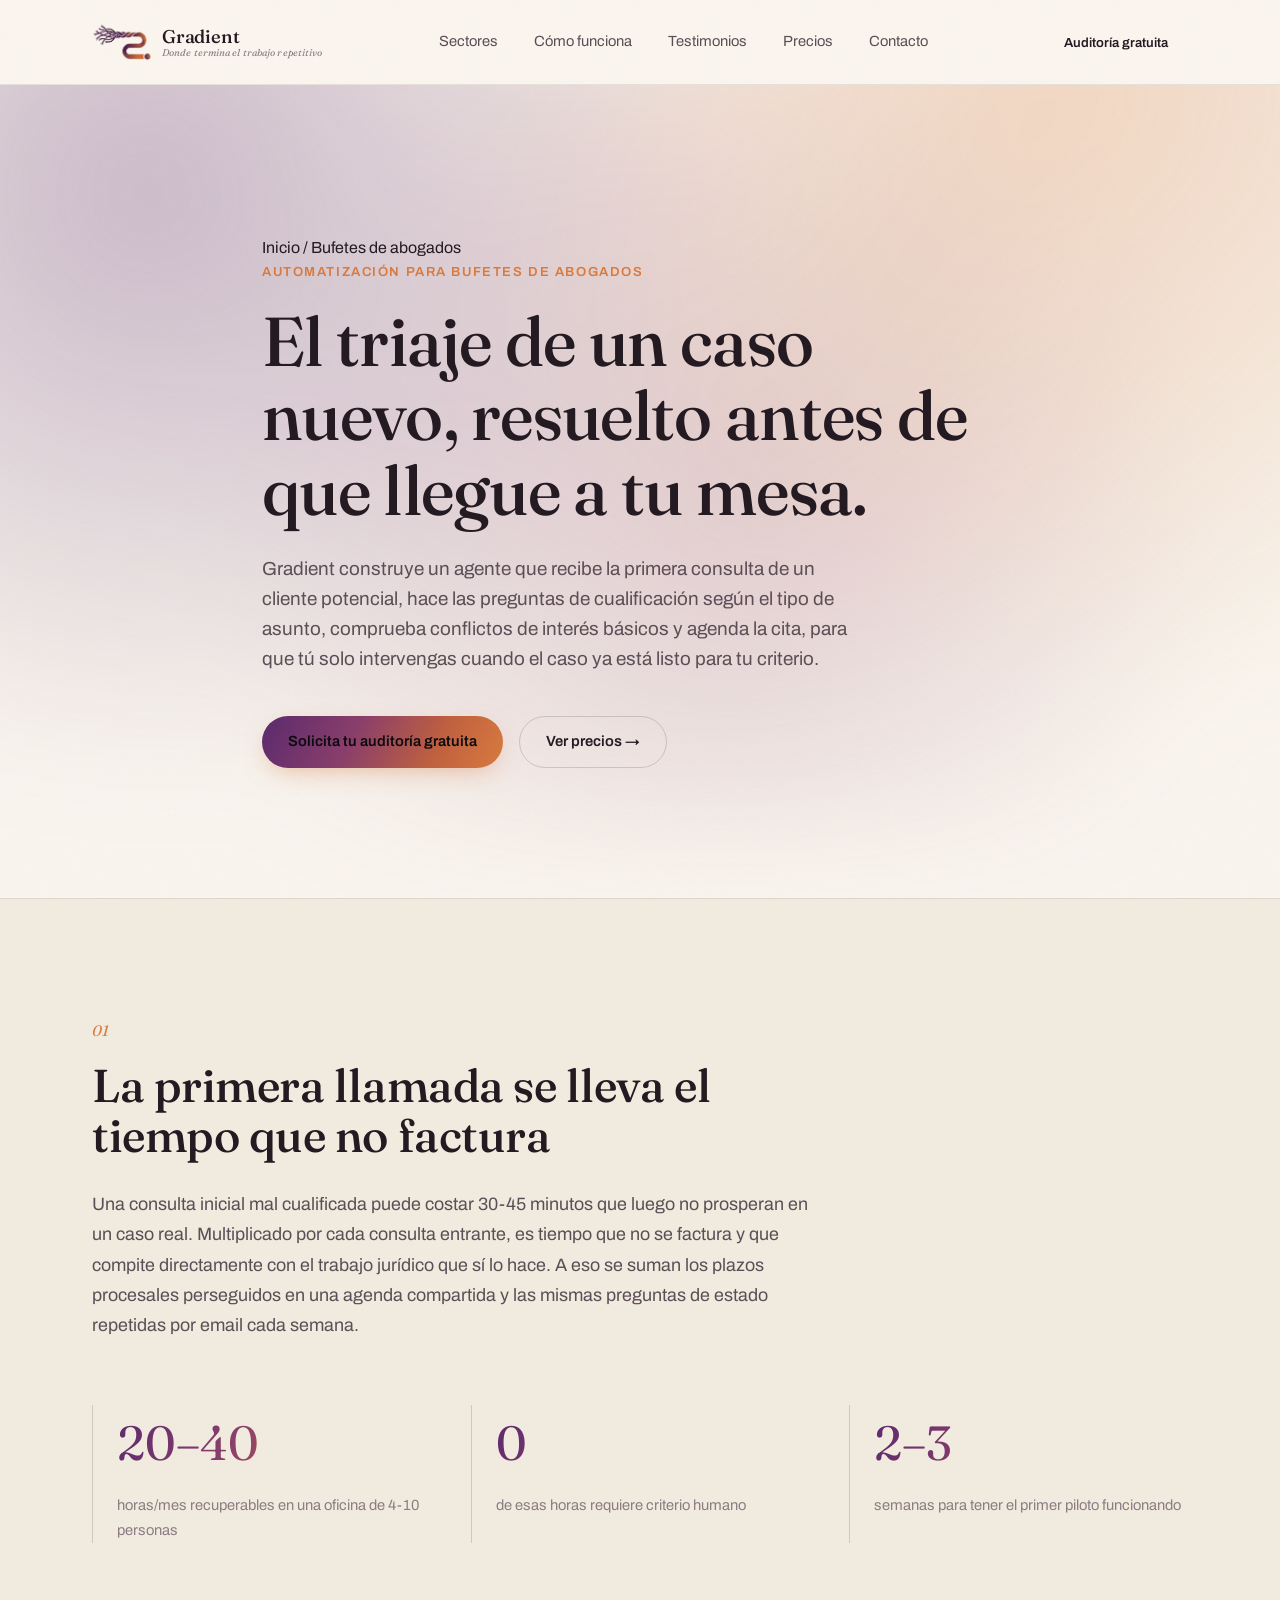
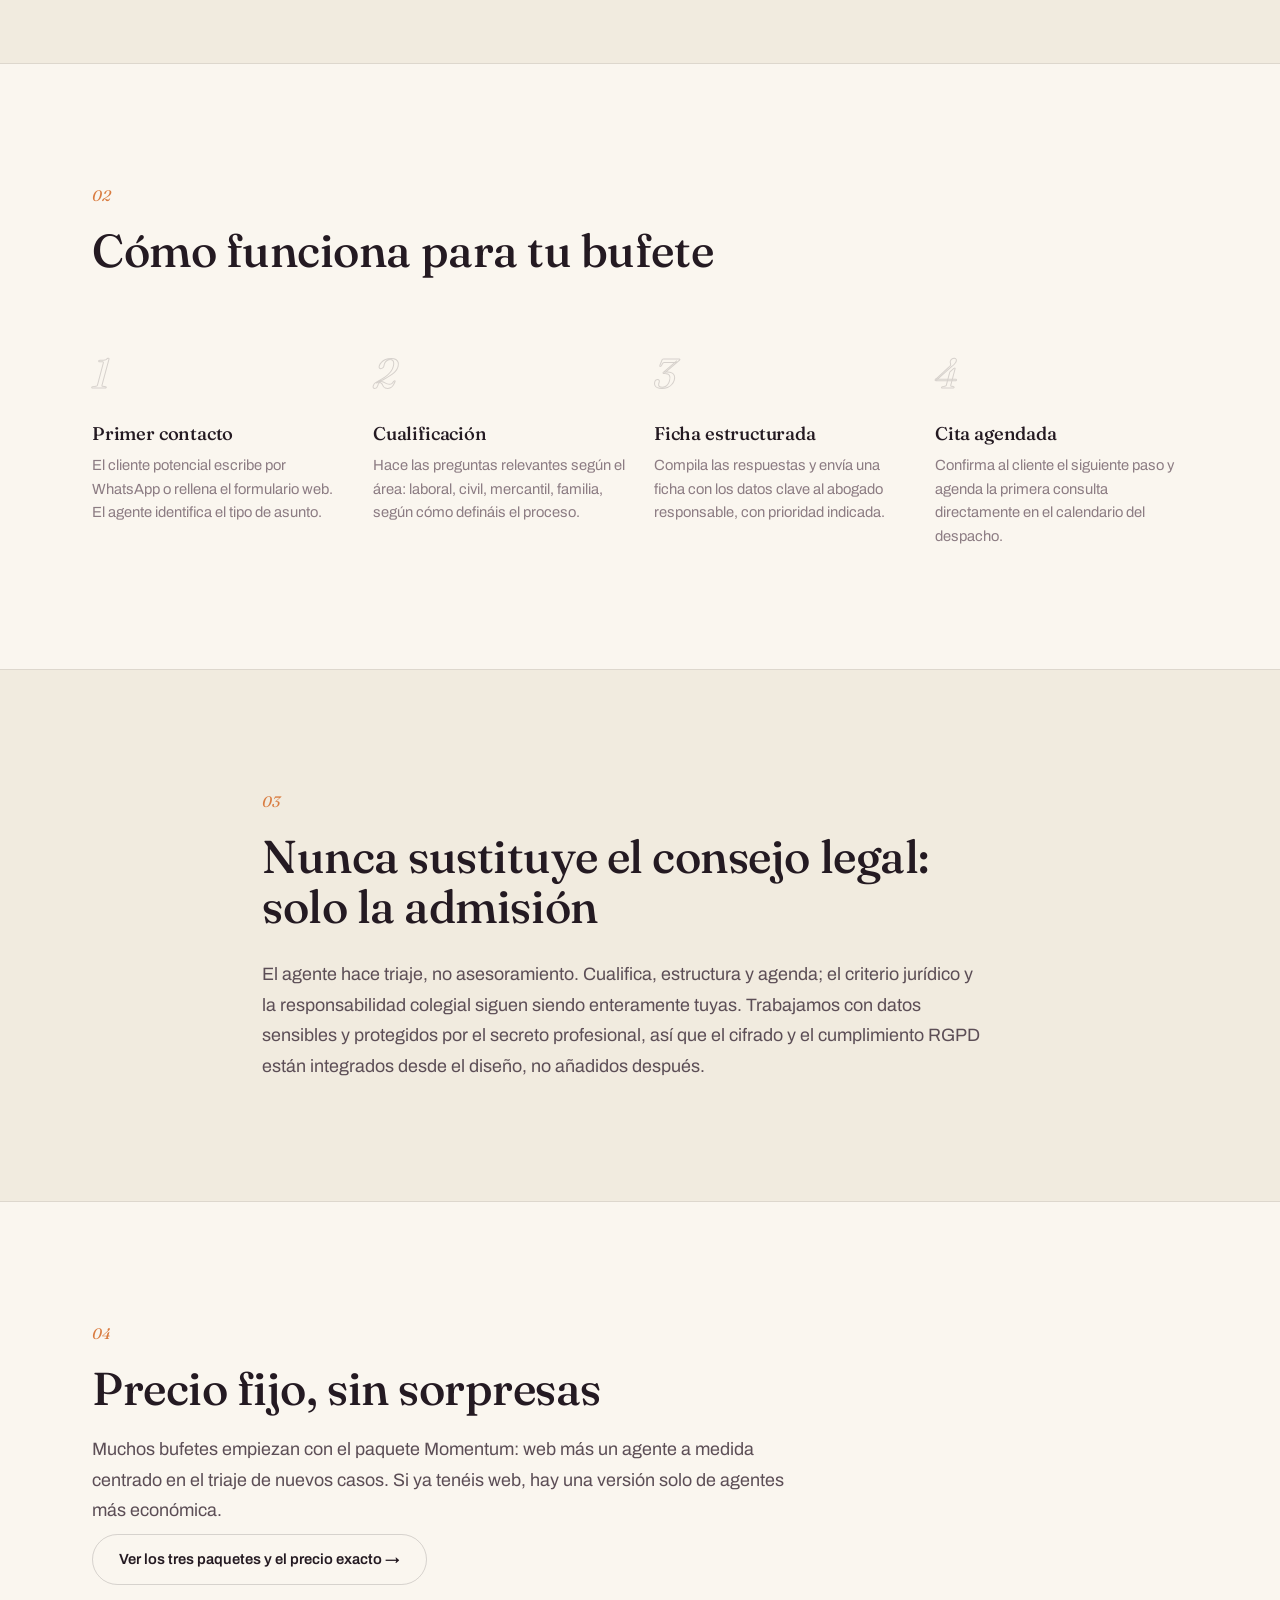
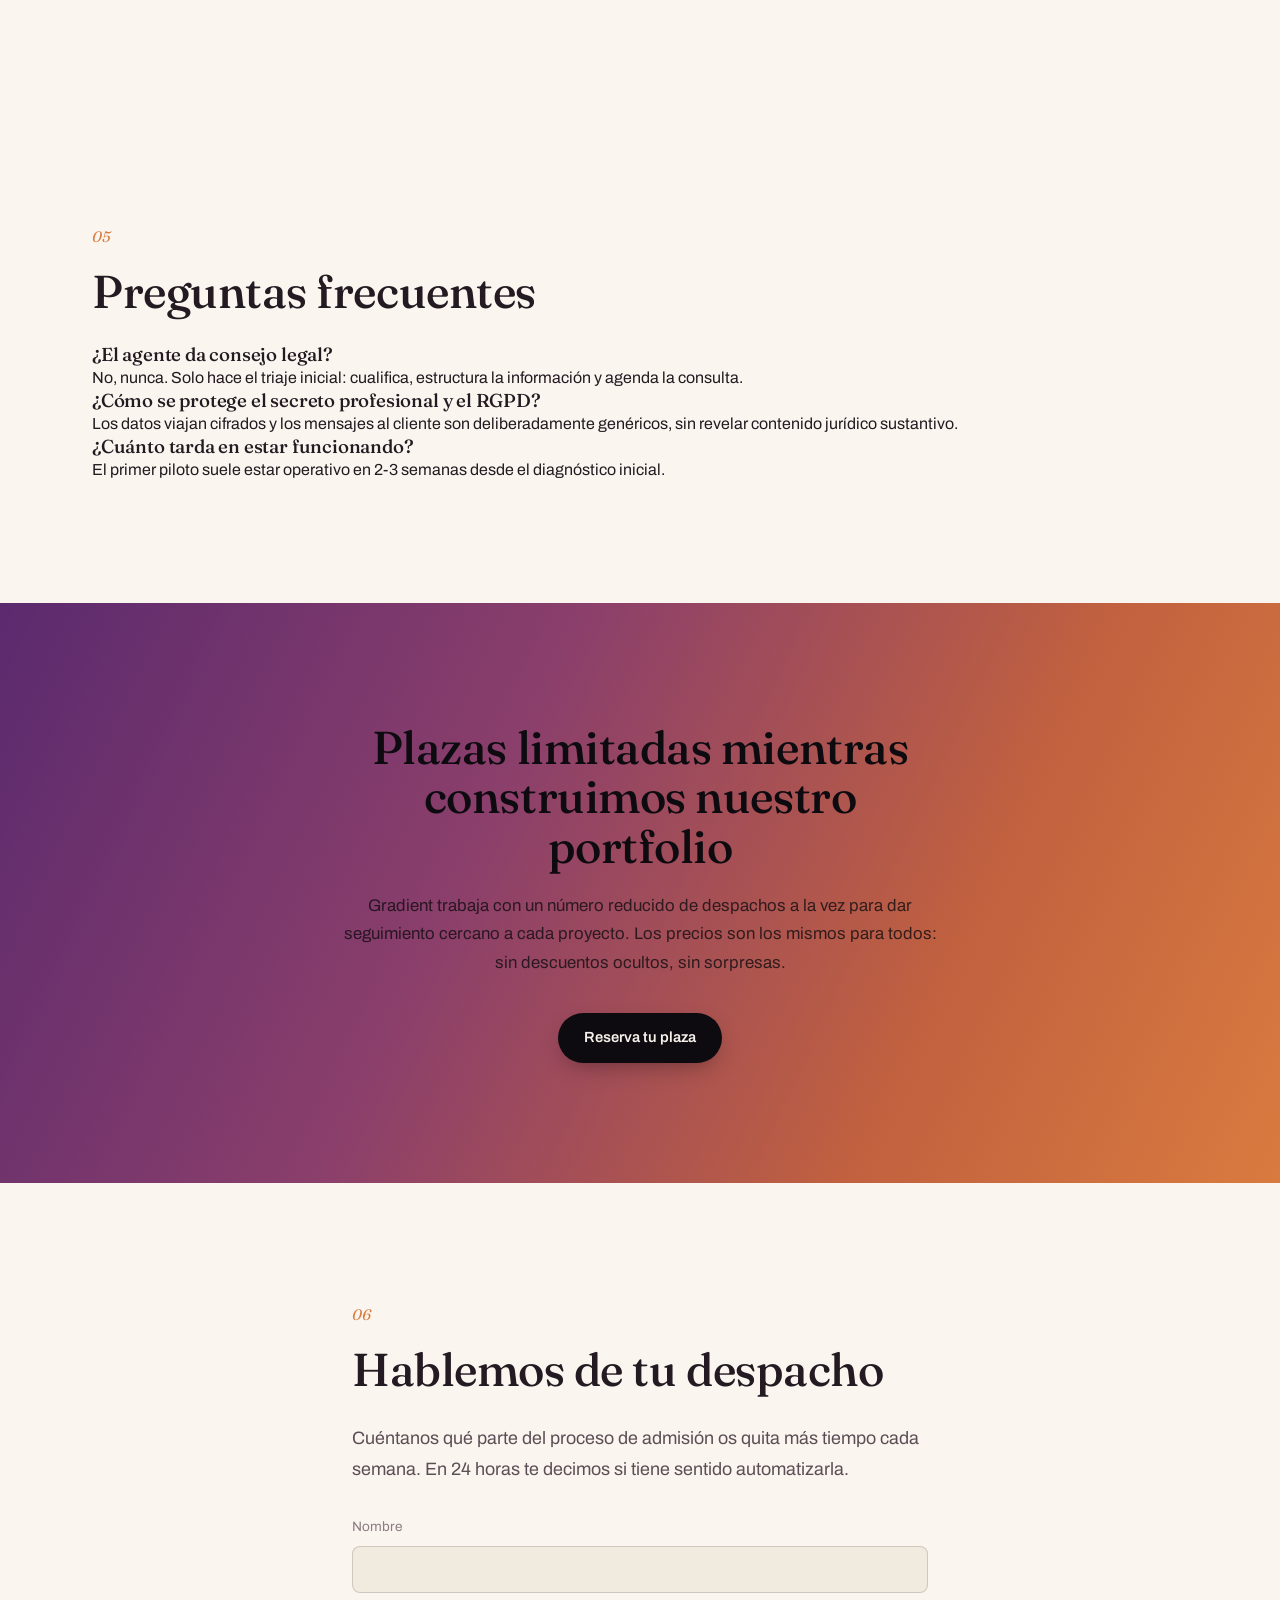
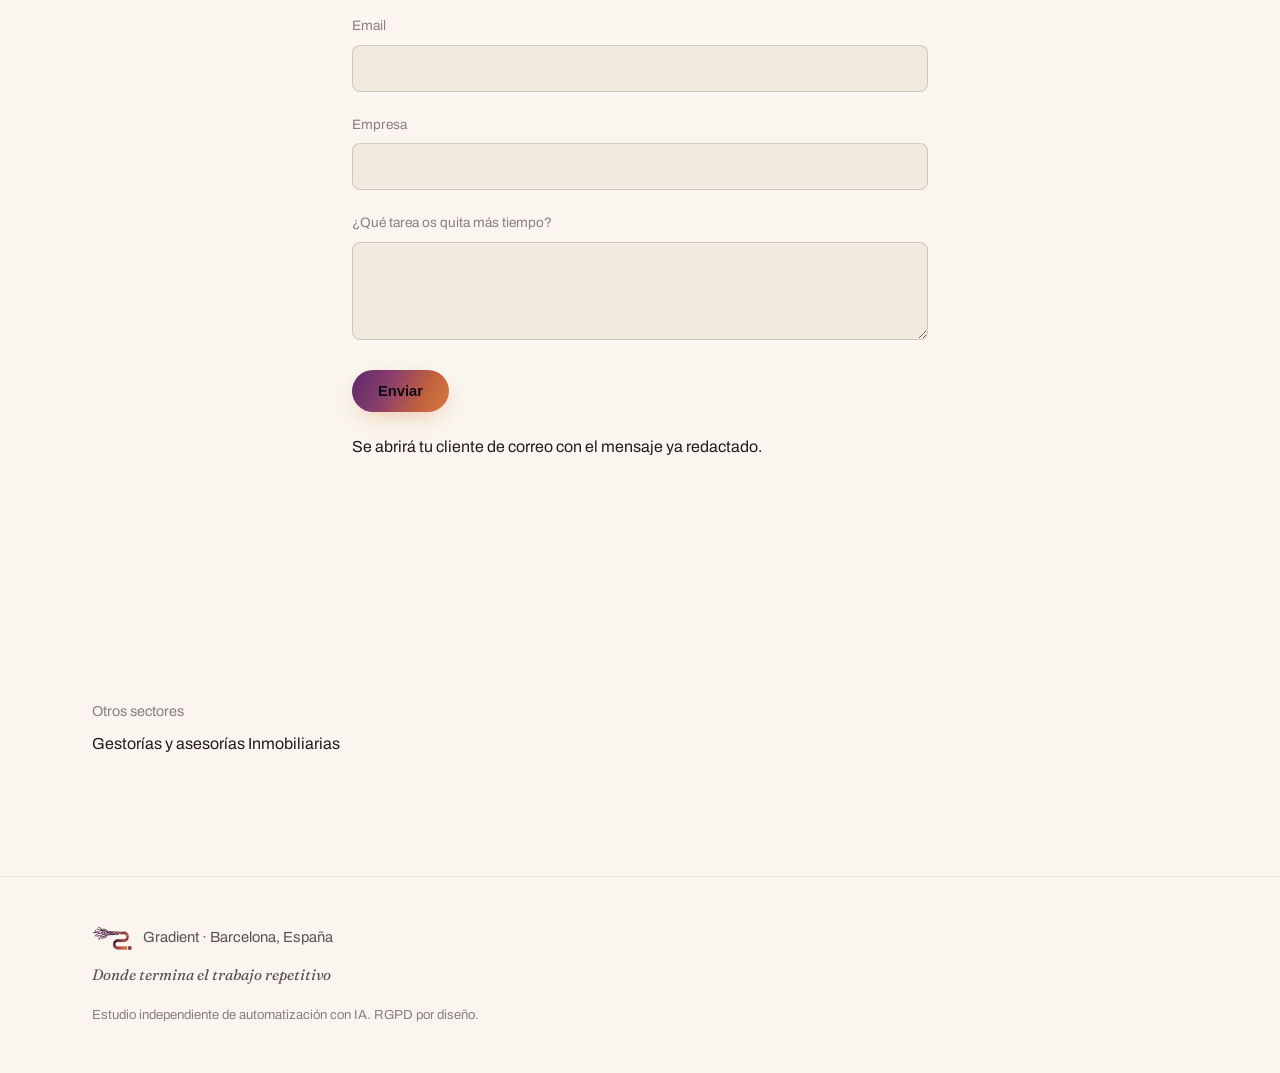
<file: bufetes.html>
<!DOCTYPE html>
<html lang="es">
<head>
<meta charset="UTF-8">
<meta name="viewport" content="width=device-width, initial-scale=1.0">
<title>Automatización con IA para bufetes de abogados en Barcelona | Gradient</title>
<meta name="description" content="Un agente que hace el triaje de nuevos casos, comprueba conflictos de interés básicos y agenda la primera consulta. Nunca sustituye el consejo legal. Precio fijo.">
<link rel="canonical" href="https://gradient-website-steel.vercel.app/bufetes">
<link rel="preconnect" href="https://fonts.googleapis.com">
<link rel="preconnect" href="https://fonts.gstatic.com" crossorigin>
<link href="https://fonts.googleapis.com/css2?family=Fraunces:ital,opsz,wght@0,9..144,300;0,9..144,400;0,9..144,500;0,9..144,600;1,9..144,400;1,9..144,500&family=Archivo:wght@400;500;600;700&display=swap" rel="stylesheet">
<link rel="stylesheet" href="css/style.css">
<link rel="icon" type="image/png" sizes="32x32" href="assets/favicon-32.png">
<link rel="apple-touch-icon" sizes="180x180" href="assets/apple-touch-icon.png">
<link rel="icon" type="image/png" sizes="512x512" href="assets/icon-512.png">
<script type="application/ld+json">
{
  "@context": "https://schema.org",
  "@type": "FAQPage",
  "mainEntity": [
    {
      "@type": "Question",
      "name": "¿El agente da consejo legal?",
      "acceptedAnswer": {
        "@type": "Answer",
        "text": "No, nunca. Solo hace el triaje inicial: cualifica, estructura la información y agenda la consulta."
      }
    },
    {
      "@type": "Question",
      "name": "¿Cómo se protege el secreto profesional y el RGPD?",
      "acceptedAnswer": {
        "@type": "Answer",
        "text": "Los datos viajan cifrados y los mensajes al cliente son deliberadamente genéricos, sin revelar contenido jurídico sustantivo."
      }
    },
    {
      "@type": "Question",
      "name": "¿Cuánto tarda en estar funcionando?",
      "acceptedAnswer": {
        "@type": "Answer",
        "text": "El primer piloto suele estar operativo en 2-3 semanas desde el diagnóstico inicial."
      }
    }
  ]
}
</script>
</head>
<body>

<div class="grain"></div>

<header class="site-header">
  <div class="wrap header-inner">
    <a href="index.html" class="logo" aria-label="Gradient">
      <img src="assets/logo-mark.png" alt="" class="logo-mark-img">
      <span class="logo-text">
        <span class="logo-word">Gradient</span>
        <span class="logo-tagline">Donde termina el trabajo repetitivo</span>
      </span>
    </a>
    <nav class="main-nav">
      <a href="index.html#sectores">Sectores</a>
      <a href="index.html#como">Cómo funciona</a>
      <a href="index.html#testimonios">Testimonios</a>
      <a href="index.html#precios">Precios</a>
      <a href="#contacto">Contacto</a>
    </nav>
    <div class="header-actions">
      <a href="#contacto" class="btn btn-small">Auditoría gratuita</a>
    </div>
  </div>
</header>

<main id="top">

  <section class="hero">
    <div class="hero-visual" aria-hidden="true">
      <div class="mesh"></div>
    </div>
    <div class="wrap hero-inner">
      <p class="breadcrumb"><a href="index.html">Inicio</a> / Bufetes de abogados</p>
      <p class="eyebrow">Automatización para bufetes de abogados</p>
      <h1>El triaje de un caso nuevo, resuelto antes de que llegue a tu mesa.</h1>
      <p class="hero-sub">Gradient construye un agente que recibe la primera consulta de un cliente potencial, hace las preguntas de cualificación según el tipo de asunto, comprueba conflictos de interés básicos y agenda la cita, para que tú solo intervengas cuando el caso ya está listo para tu criterio.</p>
      <div class="hero-ctas">
        <a href="#contacto" class="btn btn-primary">Solicita tu auditoría gratuita</a>
        <a href="index.html#precios" class="btn btn-ghost">Ver precios &rarr;</a>
      </div>
    </div>
  </section>

  <section class="problem">
    <div class="wrap">
      <span class="section-num">01</span>
      <h2>La primera llamada se lleva el tiempo que no factura</h2>
      <p class="lede">Una consulta inicial mal cualificada puede costar 30-45 minutos que luego no prosperan en un caso real. Multiplicado por cada consulta entrante, es tiempo que no se factura y que compite directamente con el trabajo jurídico que sí lo hace. A eso se suman los plazos procesales perseguidos en una agenda compartida y las mismas preguntas de estado repetidas por email cada semana.</p>
      <div class="stat-row">
        <div class="stat">
          <span class="stat-num">20&ndash;40</span>
          <span class="stat-label">horas/mes recuperables en una oficina de 4-10 personas</span>
        </div>
        <div class="stat">
          <span class="stat-num">0</span>
          <span class="stat-label">de esas horas requiere criterio humano</span>
        </div>
        <div class="stat">
          <span class="stat-num">2&ndash;3</span>
          <span class="stat-label">semanas para tener el primer piloto funcionando</span>
        </div>
      </div>
    </div>
  </section>

  <section class="method">
    <div class="wrap">
      <span class="section-num">02</span>
      <h2>Cómo funciona para tu bufete</h2>
      <div class="method-steps">
        <div class="step">
          <span class="step-num">1</span>
          <h3>Primer contacto</h3>
          <p>El cliente potencial escribe por WhatsApp o rellena el formulario web. El agente identifica el tipo de asunto.</p>
        </div>
        <div class="step">
          <span class="step-num">2</span>
          <h3>Cualificación</h3>
          <p>Hace las preguntas relevantes según el área: laboral, civil, mercantil, familia, según cómo defináis el proceso.</p>
        </div>
        <div class="step">
          <span class="step-num">3</span>
          <h3>Ficha estructurada</h3>
          <p>Compila las respuestas y envía una ficha con los datos clave al abogado responsable, con prioridad indicada.</p>
        </div>
        <div class="step">
          <span class="step-num">4</span>
          <h3>Cita agendada</h3>
          <p>Confirma al cliente el siguiente paso y agenda la primera consulta directamente en el calendario del despacho.</p>
        </div>
      </div>
    </div>
  </section>

  <section class="why">
    <div class="wrap why-inner">
      <span class="section-num">03</span>
      <h2>Nunca sustituye el consejo legal: solo la admisión</h2>
      <p class="lede">El agente hace triaje, no asesoramiento. Cualifica, estructura y agenda; el criterio jurídico y la responsabilidad colegial siguen siendo enteramente tuyas. Trabajamos con datos sensibles y protegidos por el secreto profesional, así que el cifrado y el cumplimiento RGPD están integrados desde el diseño, no añadidos después.</p>
    </div>
  </section>

  <section class="pricing">
    <div class="wrap">
      <span class="section-num">04</span>
      <h2>Precio fijo, sin sorpresas</h2>
      <p class="lede pricing-subtitle">Muchos bufetes empiezan con el paquete Momentum: web más un agente a medida centrado en el triaje de nuevos casos. Si ya tenéis web, hay una versión solo de agentes más económica.</p>
      <a href="index.html#precios" class="btn btn-ghost">Ver los tres paquetes y el precio exacto &rarr;</a>
    </div>
  </section>

  <section class="testimonials">
    <div class="wrap">
      <span class="section-num">05</span>
      <h2>Preguntas frecuentes</h2>
      <div class="faq-list">
        <div class="faq-item">
          <h3>¿El agente da consejo legal?</h3>
          <p>No, nunca. Solo hace el triaje inicial: cualifica, estructura la información y agenda la consulta.</p>
        </div>
        <div class="faq-item">
          <h3>¿Cómo se protege el secreto profesional y el RGPD?</h3>
          <p>Los datos viajan cifrados y los mensajes al cliente son deliberadamente genéricos, sin revelar contenido jurídico sustantivo.</p>
        </div>
        <div class="faq-item">
          <h3>¿Cuánto tarda en estar funcionando?</h3>
          <p>El primer piloto suele estar operativo en 2-3 semanas desde el diagnóstico inicial.</p>
        </div>
      </div>
    </div>
  </section>

  <section class="founding">
    <div class="wrap founding-inner">
      <h2>Plazas limitadas mientras construimos nuestro portfolio</h2>
      <p>Gradient trabaja con un número reducido de despachos a la vez para dar seguimiento cercano a cada proyecto. Los precios son los mismos para todos: sin descuentos ocultos, sin sorpresas.</p>
      <a href="#contacto" class="btn btn-primary">Reserva tu plaza</a>
    </div>
  </section>

  <section class="contact" id="contacto">
    <div class="wrap contact-inner">
      <span class="section-num">06</span>
      <h2>Hablemos de tu despacho</h2>
      <p class="lede">Cuéntanos qué parte del proceso de admisión os quita más tiempo cada semana. En 24 horas te decimos si tiene sentido automatizarla.</p>
      <form class="contact-form" id="contactForm">
        <div class="form-row">
          <label for="name">Nombre</label>
          <input type="text" id="name" name="name" required>
        </div>
        <div class="form-row">
          <label for="email">Email</label>
          <input type="email" id="email" name="email" required>
        </div>
        <div class="form-row">
          <label for="company">Empresa</label>
          <input type="text" id="company" name="company">
        </div>
        <div class="form-row">
          <label for="message">¿Qué tarea os quita más tiempo?</label>
          <textarea id="message" name="message" rows="4" required></textarea>
        </div>
        <button type="submit" class="btn btn-primary">Enviar</button>
        <p class="form-note">Se abrirá tu cliente de correo con el mensaje ya redactado.</p>
      </form>
    </div>
  </section>

  <section>
    <div class="wrap">
      <p style="color:var(--ink-2);font-size:0.9rem;margin-bottom:8px;">Otros sectores</p>
      <div class="related-sectors">
        <a href="gestorias.html">Gestorías y asesorías</a>
        <a href="inmobiliarias.html">Inmobiliarias</a>
      </div>
    </div>
  </section>

</main>

<footer class="site-footer">
  <div class="wrap footer-inner">
    <div class="footer-brand">
      <img src="assets/logo-mark.png" alt="" class="logo-mark-img small">
      <span>Gradient · Barcelona, España</span>
    </div>
    <p class="footer-tagline2">Donde termina el trabajo repetitivo</p>
    <p class="footer-legal">Estudio independiente de automatización con IA. RGPD por diseño.</p>
  </div>
</footer>

<script src="js/main.js"></script>
</body>
</html>
</file>
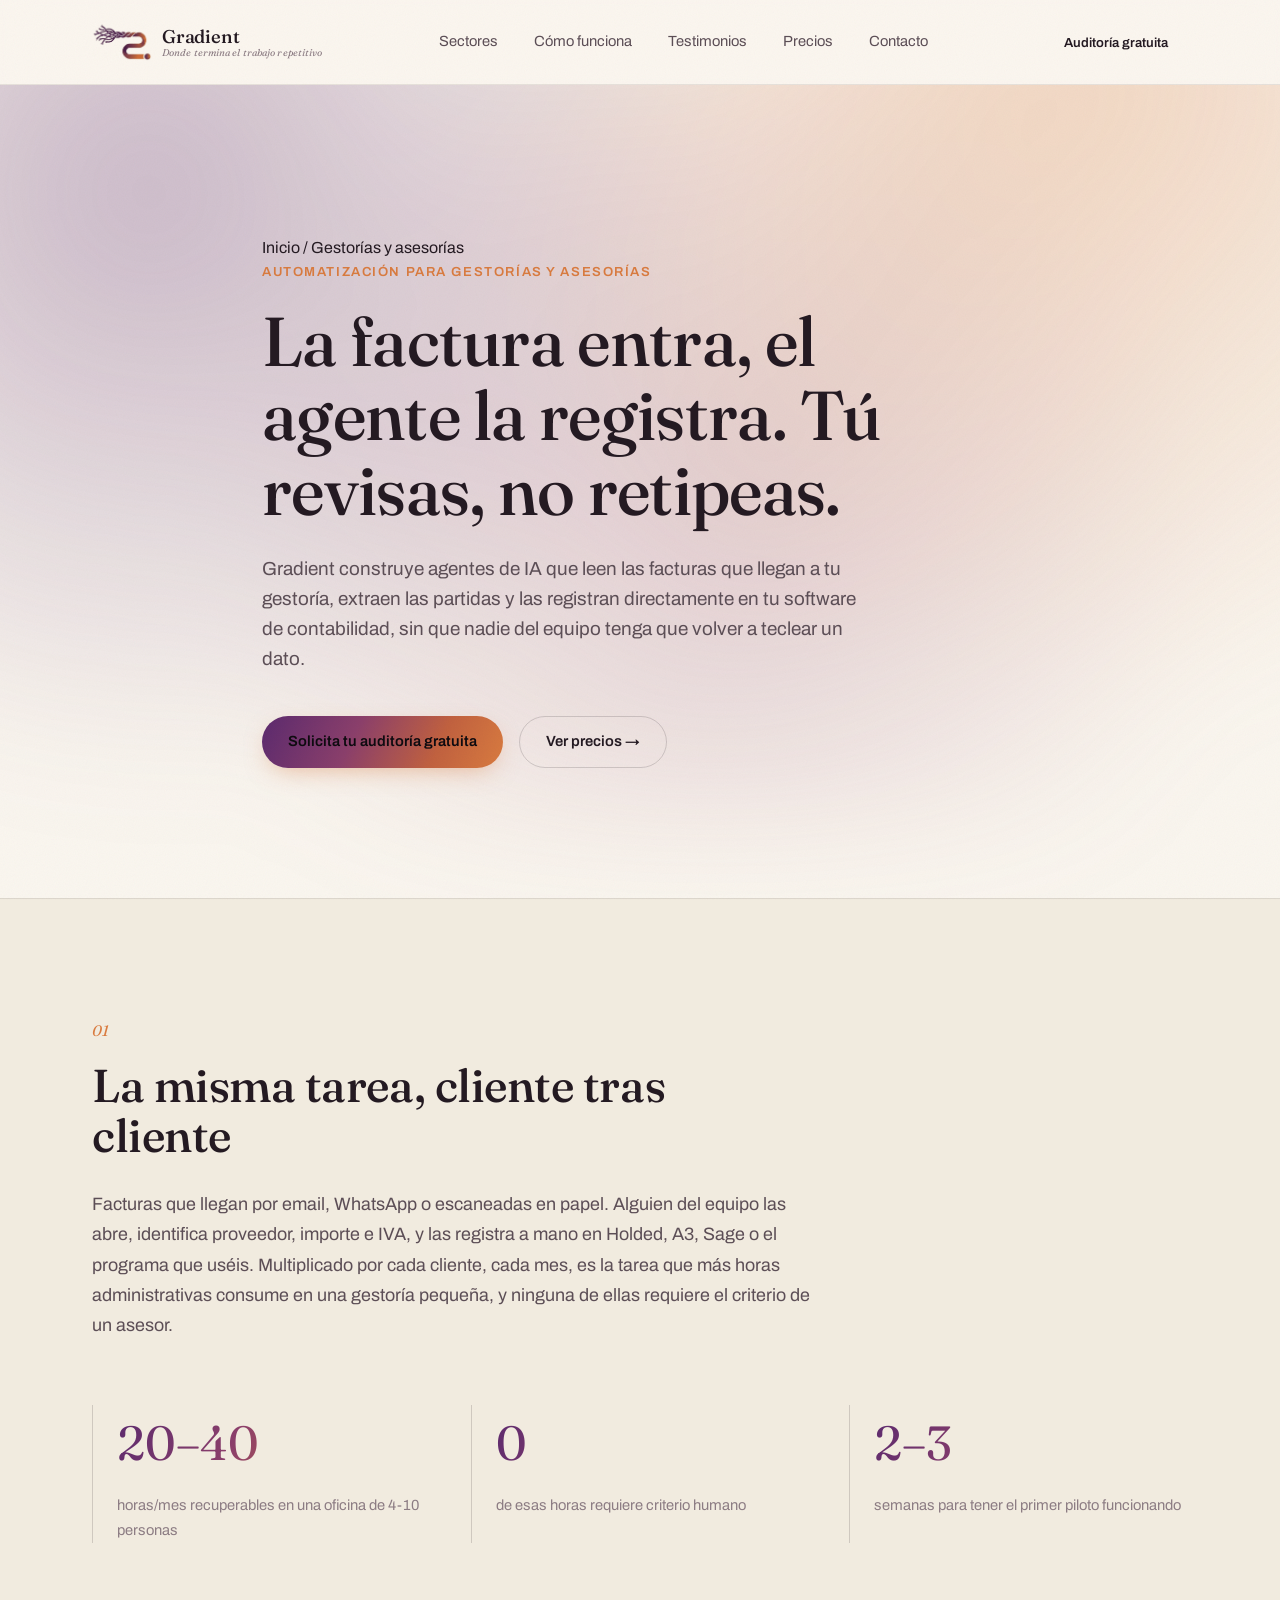
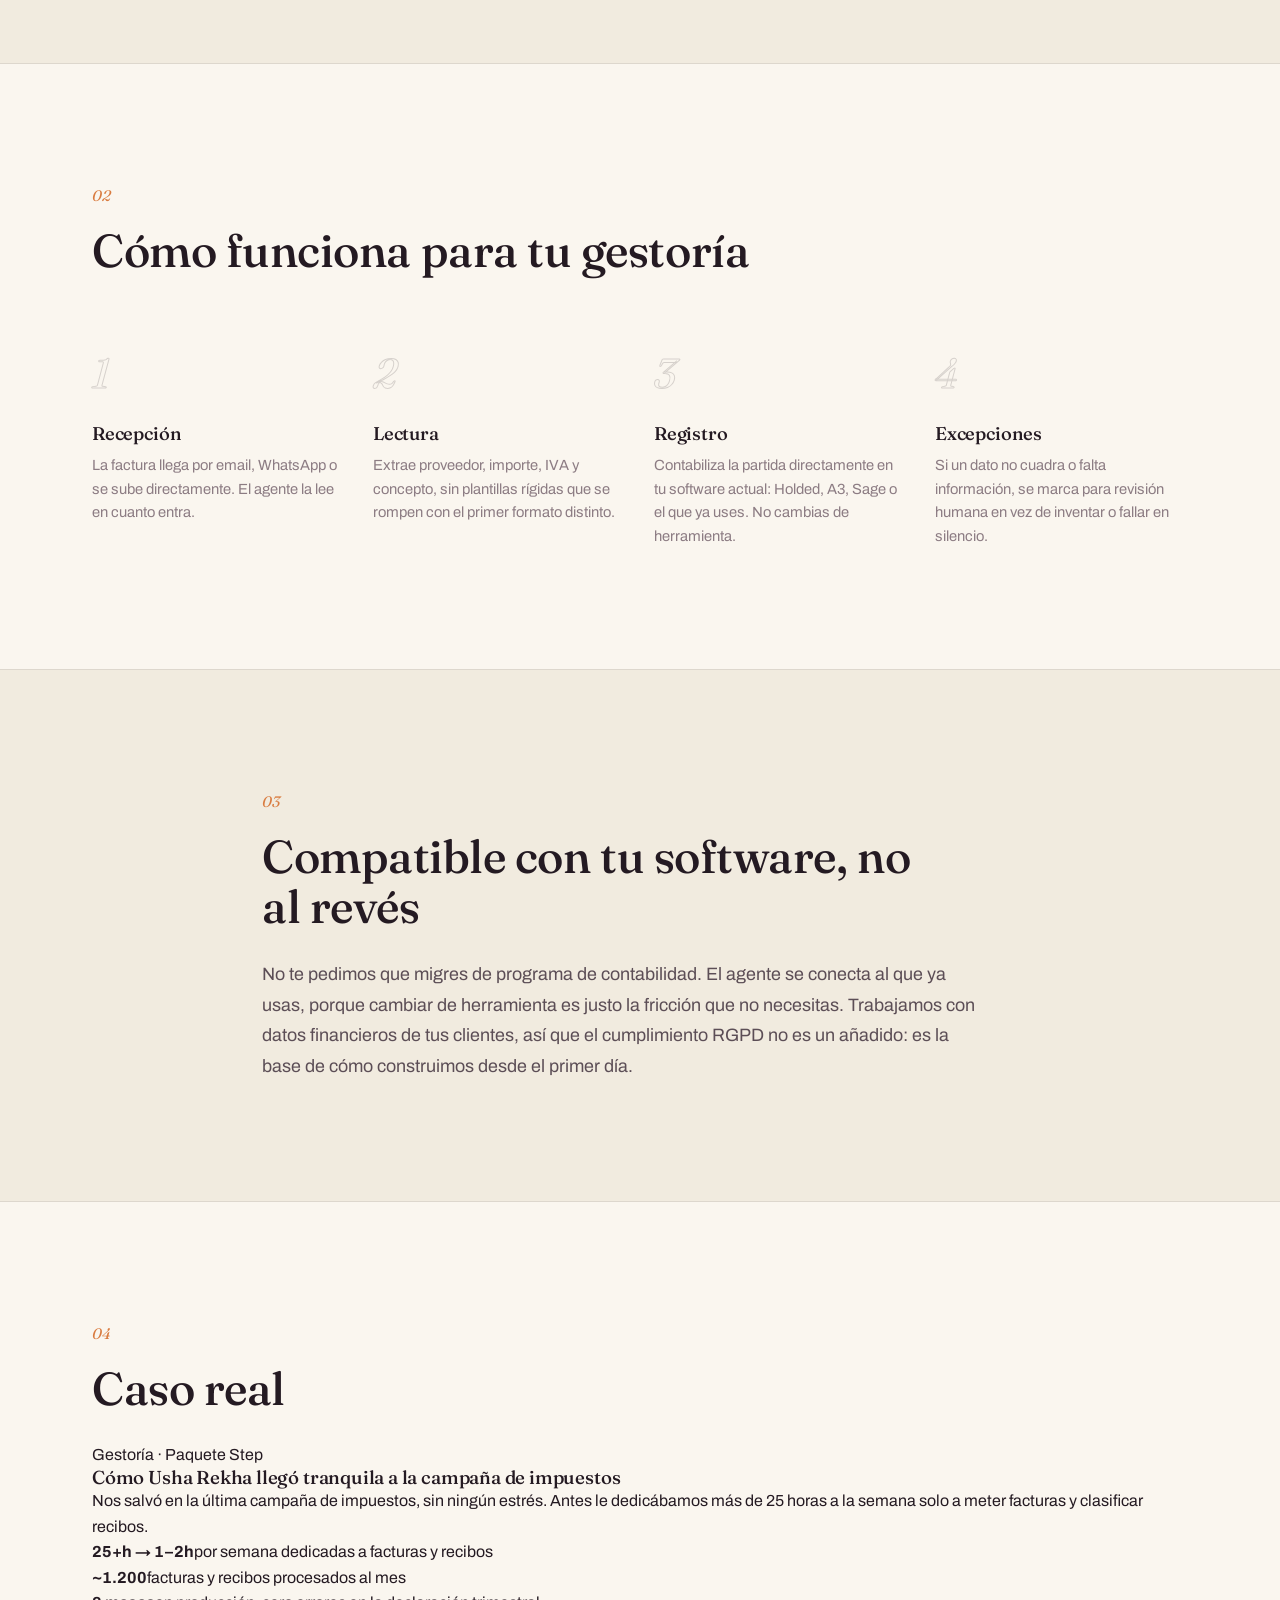
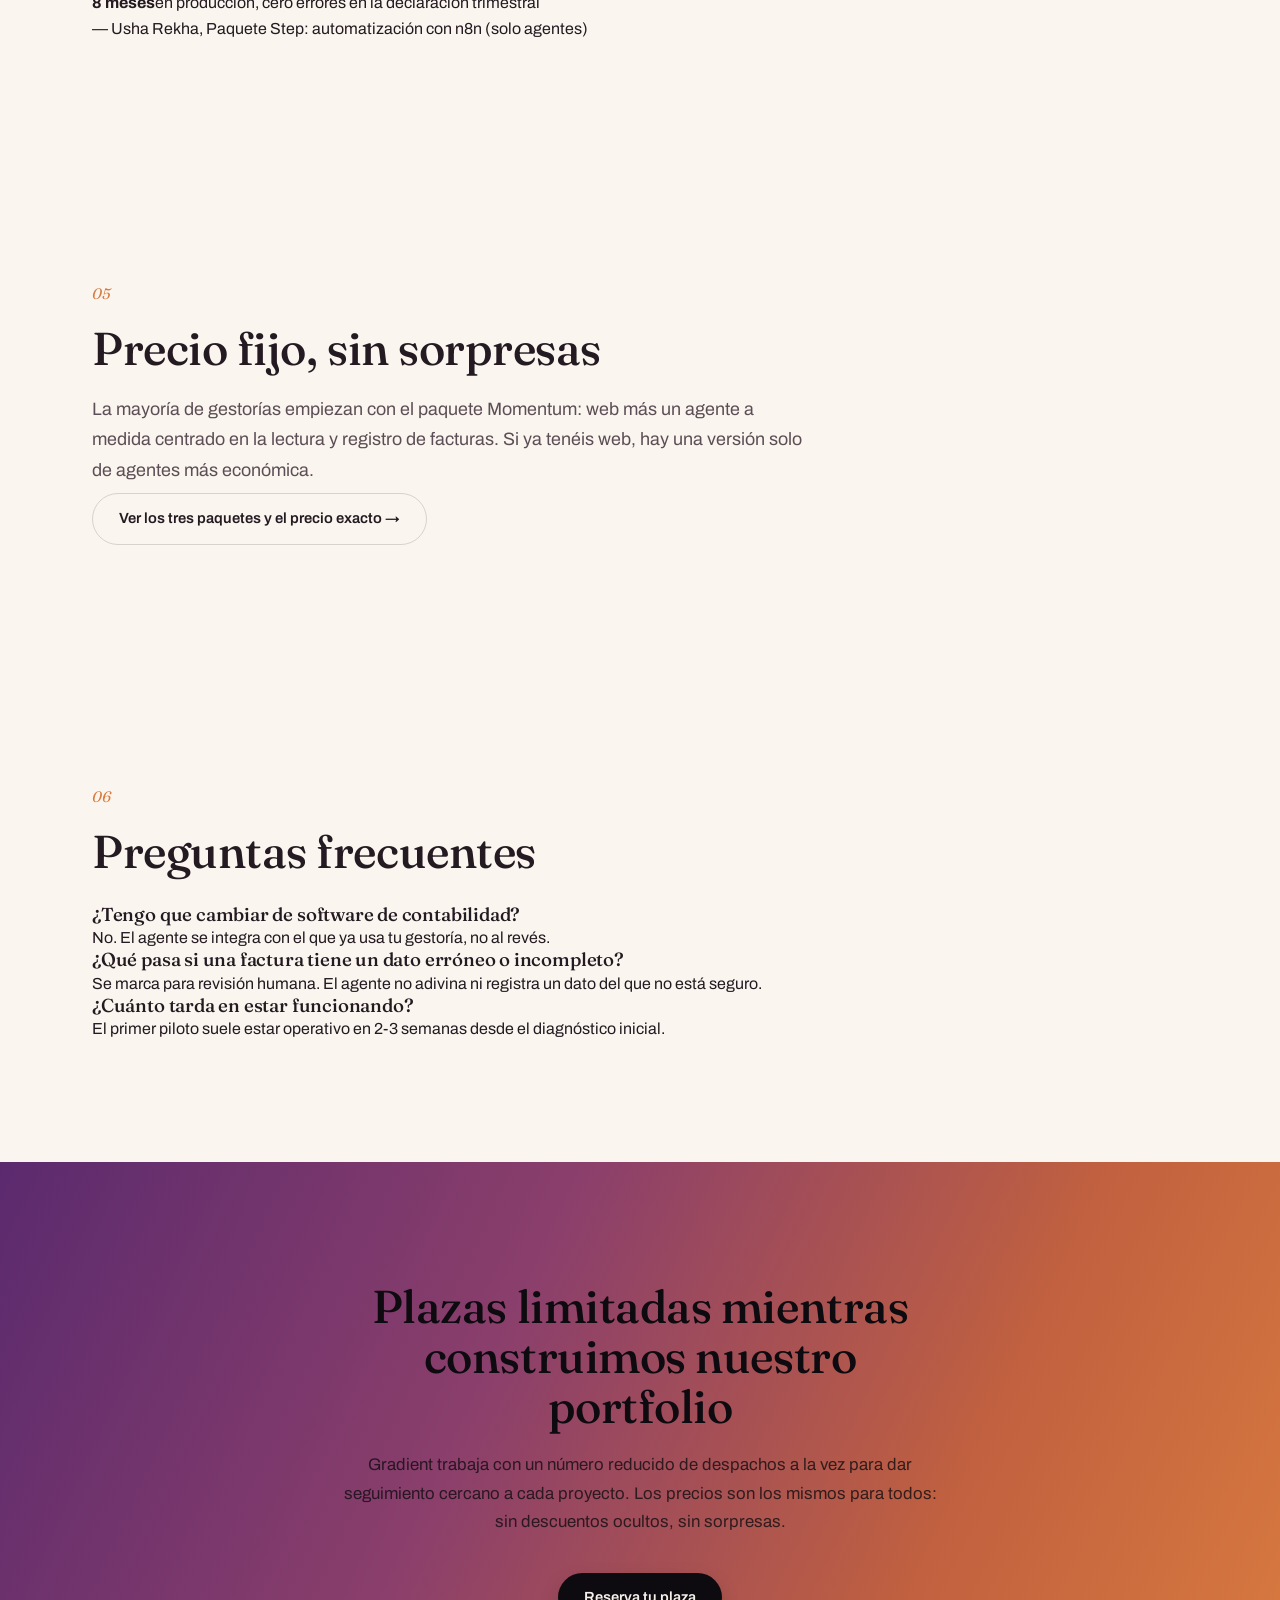
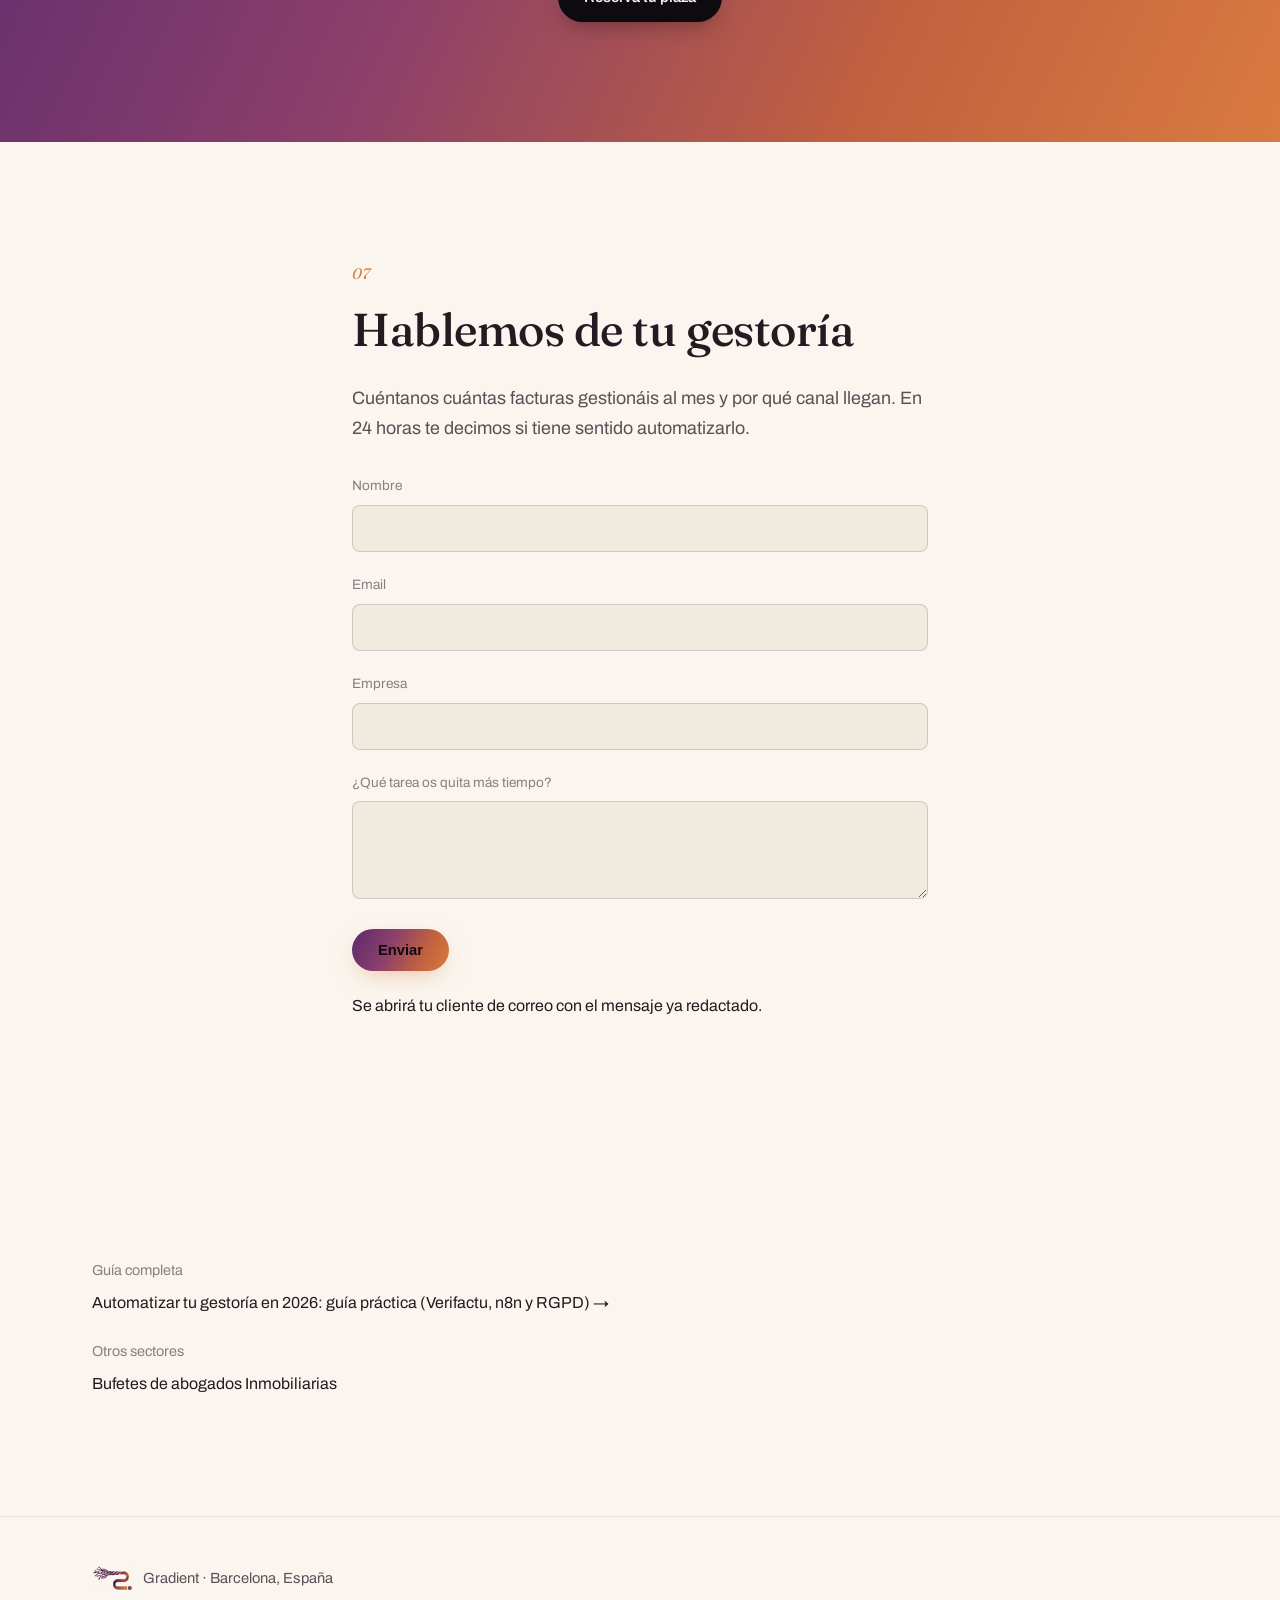
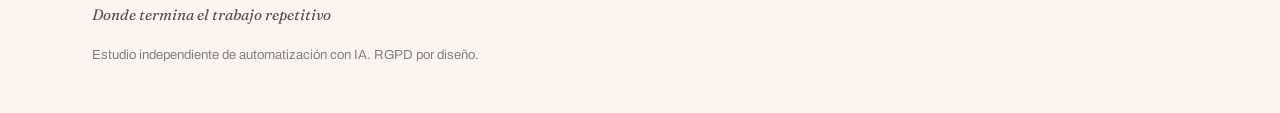
<file: gestorias.html>
<!DOCTYPE html>
<html lang="es">
<head>
<meta charset="UTF-8">
<meta name="viewport" content="width=device-width, initial-scale=1.0">
<title>Automatización con IA para gestorías y asesorías en Barcelona | Gradient</title>
<meta name="description" content="Agentes de IA que leen facturas, extraen las partidas y las registran en tu software de contabilidad. Para gestorías y asesorías en Barcelona. Precio fijo, sin sorpresas.">
<link rel="canonical" href="https://gradient-website-steel.vercel.app/gestorias">
<link rel="preconnect" href="https://fonts.googleapis.com">
<link rel="preconnect" href="https://fonts.gstatic.com" crossorigin>
<link href="https://fonts.googleapis.com/css2?family=Fraunces:ital,opsz,wght@0,9..144,300;0,9..144,400;0,9..144,500;0,9..144,600;1,9..144,400;1,9..144,500&family=Archivo:wght@400;500;600;700&display=swap" rel="stylesheet">
<link rel="stylesheet" href="css/style.css">
<link rel="icon" type="image/png" sizes="32x32" href="assets/favicon-32.png">
<link rel="apple-touch-icon" sizes="180x180" href="assets/apple-touch-icon.png">
<link rel="icon" type="image/png" sizes="512x512" href="assets/icon-512.png">
<script type="application/ld+json">
{
  "@context": "https://schema.org",
  "@type": "FAQPage",
  "mainEntity": [
    {
      "@type": "Question",
      "name": "¿Tengo que cambiar de software de contabilidad?",
      "acceptedAnswer": {
        "@type": "Answer",
        "text": "No. El agente se integra con el que ya usa tu gestoría, no al revés."
      }
    },
    {
      "@type": "Question",
      "name": "¿Qué pasa si una factura tiene un dato erróneo o incompleto?",
      "acceptedAnswer": {
        "@type": "Answer",
        "text": "Se marca para revisión humana. El agente no adivina ni registra un dato del que no está seguro."
      }
    },
    {
      "@type": "Question",
      "name": "¿Cuánto tarda en estar funcionando?",
      "acceptedAnswer": {
        "@type": "Answer",
        "text": "El primer piloto suele estar operativo en 2-3 semanas desde el diagnóstico inicial."
      }
    }
  ]
}
</script>
</head>
<body>

<div class="grain"></div>

<header class="site-header">
  <div class="wrap header-inner">
    <a href="index.html" class="logo" aria-label="Gradient">
      <img src="assets/logo-mark.png" alt="" class="logo-mark-img">
      <span class="logo-text">
        <span class="logo-word">Gradient</span>
        <span class="logo-tagline">Donde termina el trabajo repetitivo</span>
      </span>
    </a>
    <nav class="main-nav">
      <a href="index.html#sectores">Sectores</a>
      <a href="index.html#como">Cómo funciona</a>
      <a href="index.html#testimonios">Testimonios</a>
      <a href="index.html#precios">Precios</a>
      <a href="#contacto">Contacto</a>
    </nav>
    <div class="header-actions">
      <a href="#contacto" class="btn btn-small">Auditoría gratuita</a>
    </div>
  </div>
</header>

<main id="top">

  <section class="hero">
    <div class="hero-visual" aria-hidden="true">
      <div class="mesh"></div>
    </div>
    <div class="wrap hero-inner">
      <p class="breadcrumb"><a href="index.html">Inicio</a> / Gestorías y asesorías</p>
      <p class="eyebrow">Automatización para gestorías y asesorías</p>
      <h1>La factura entra, el agente la registra. Tú revisas, no retipeas.</h1>
      <p class="hero-sub">Gradient construye agentes de IA que leen las facturas que llegan a tu gestoría, extraen las partidas y las registran directamente en tu software de contabilidad, sin que nadie del equipo tenga que volver a teclear un dato.</p>
      <div class="hero-ctas">
        <a href="#contacto" class="btn btn-primary">Solicita tu auditoría gratuita</a>
        <a href="index.html#precios" class="btn btn-ghost">Ver precios &rarr;</a>
      </div>
    </div>
  </section>

  <section class="problem">
    <div class="wrap">
      <span class="section-num">01</span>
      <h2>La misma tarea, cliente tras cliente</h2>
      <p class="lede">Facturas que llegan por email, WhatsApp o escaneadas en papel. Alguien del equipo las abre, identifica proveedor, importe e IVA, y las registra a mano en Holded, A3, Sage o el programa que uséis. Multiplicado por cada cliente, cada mes, es la tarea que más horas administrativas consume en una gestoría pequeña, y ninguna de ellas requiere el criterio de un asesor.</p>
      <div class="stat-row">
        <div class="stat">
          <span class="stat-num">20&ndash;40</span>
          <span class="stat-label">horas/mes recuperables en una oficina de 4-10 personas</span>
        </div>
        <div class="stat">
          <span class="stat-num">0</span>
          <span class="stat-label">de esas horas requiere criterio humano</span>
        </div>
        <div class="stat">
          <span class="stat-num">2&ndash;3</span>
          <span class="stat-label">semanas para tener el primer piloto funcionando</span>
        </div>
      </div>
    </div>
  </section>

  <section class="method">
    <div class="wrap">
      <span class="section-num">02</span>
      <h2>Cómo funciona para tu gestoría</h2>
      <div class="method-steps">
        <div class="step">
          <span class="step-num">1</span>
          <h3>Recepción</h3>
          <p>La factura llega por email, WhatsApp o se sube directamente. El agente la lee en cuanto entra.</p>
        </div>
        <div class="step">
          <span class="step-num">2</span>
          <h3>Lectura</h3>
          <p>Extrae proveedor, importe, IVA y concepto, sin plantillas rígidas que se rompen con el primer formato distinto.</p>
        </div>
        <div class="step">
          <span class="step-num">3</span>
          <h3>Registro</h3>
          <p>Contabiliza la partida directamente en tu software actual: Holded, A3, Sage o el que ya uses. No cambias de herramienta.</p>
        </div>
        <div class="step">
          <span class="step-num">4</span>
          <h3>Excepciones</h3>
          <p>Si un dato no cuadra o falta información, se marca para revisión humana en vez de inventar o fallar en silencio.</p>
        </div>
      </div>
    </div>
  </section>

  <section class="why">
    <div class="wrap why-inner">
      <span class="section-num">03</span>
      <h2>Compatible con tu software, no al revés</h2>
      <p class="lede">No te pedimos que migres de programa de contabilidad. El agente se conecta al que ya usas, porque cambiar de herramienta es justo la fricción que no necesitas. Trabajamos con datos financieros de tus clientes, así que el cumplimiento RGPD no es un añadido: es la base de cómo construimos desde el primer día.</p>
    </div>
  </section>

  <section class="case-study-section">
    <div class="wrap">
      <span class="section-num">04</span>
      <h2>Caso real</h2>
      <div class="case-study">
        <p class="case-study-kicker">Gestoría &middot; Paquete Step</p>
        <h3>Cómo Usha Rekha llegó tranquila a la campaña de impuestos</h3>
        <p class="case-study-quote">Nos salvó en la última campaña de impuestos, sin ningún estrés. Antes le dedicábamos más de 25 horas a la semana solo a meter facturas y clasificar recibos.</p>
        <div class="case-study-stats">
          <div class="case-study-stat"><strong>25+h &rarr; 1&ndash;2h</strong><span>por semana dedicadas a facturas y recibos</span></div>
          <div class="case-study-stat"><strong>~1.200</strong><span>facturas y recibos procesados al mes</span></div>
          <div class="case-study-stat"><strong>8 meses</strong><span>en producción, cero errores en la declaración trimestral</span></div>
        </div>
        <p class="case-study-name">&mdash; Usha Rekha, Paquete Step: automatización con n8n (solo agentes)</p>
      </div>
    </div>
  </section>

  <section class="pricing">
    <div class="wrap">
      <span class="section-num">05</span>
      <h2>Precio fijo, sin sorpresas</h2>
      <p class="lede pricing-subtitle">La mayoría de gestorías empiezan con el paquete Momentum: web más un agente a medida centrado en la lectura y registro de facturas. Si ya tenéis web, hay una versión solo de agentes más económica.</p>
      <a href="index.html#precios" class="btn btn-ghost">Ver los tres paquetes y el precio exacto &rarr;</a>
    </div>
  </section>

  <section class="testimonials">
    <div class="wrap">
      <span class="section-num">06</span>
      <h2>Preguntas frecuentes</h2>
      <div class="faq-list">
        <div class="faq-item">
          <h3>¿Tengo que cambiar de software de contabilidad?</h3>
          <p>No. El agente se integra con el que ya usa tu gestoría, no al revés.</p>
        </div>
        <div class="faq-item">
          <h3>¿Qué pasa si una factura tiene un dato erróneo o incompleto?</h3>
          <p>Se marca para revisión humana. El agente no adivina ni registra un dato del que no está seguro.</p>
        </div>
        <div class="faq-item">
          <h3>¿Cuánto tarda en estar funcionando?</h3>
          <p>El primer piloto suele estar operativo en 2-3 semanas desde el diagnóstico inicial.</p>
        </div>
      </div>
    </div>
  </section>

  <section class="founding">
    <div class="wrap founding-inner">
      <h2>Plazas limitadas mientras construimos nuestro portfolio</h2>
      <p>Gradient trabaja con un número reducido de despachos a la vez para dar seguimiento cercano a cada proyecto. Los precios son los mismos para todos: sin descuentos ocultos, sin sorpresas.</p>
      <a href="#contacto" class="btn btn-primary">Reserva tu plaza</a>
    </div>
  </section>

  <section class="contact" id="contacto">
    <div class="wrap contact-inner">
      <span class="section-num">07</span>
      <h2>Hablemos de tu gestoría</h2>
      <p class="lede">Cuéntanos cuántas facturas gestionáis al mes y por qué canal llegan. En 24 horas te decimos si tiene sentido automatizarlo.</p>
      <form class="contact-form" id="contactForm">
        <div class="form-row">
          <label for="name">Nombre</label>
          <input type="text" id="name" name="name" required>
        </div>
        <div class="form-row">
          <label for="email">Email</label>
          <input type="email" id="email" name="email" required>
        </div>
        <div class="form-row">
          <label for="company">Empresa</label>
          <input type="text" id="company" name="company">
        </div>
        <div class="form-row">
          <label for="message">¿Qué tarea os quita más tiempo?</label>
          <textarea id="message" name="message" rows="4" required></textarea>
        </div>
        <button type="submit" class="btn btn-primary">Enviar</button>
        <p class="form-note">Se abrirá tu cliente de correo con el mensaje ya redactado.</p>
      </form>
    </div>
  </section>

  <section>
    <div class="wrap">
      <p style="color:var(--ink-2);font-size:0.9rem;margin-bottom:8px;">Guía completa</p>
      <div class="related-sectors">
        <a href="guia-gestorias-2026.html">Automatizar tu gestoría en 2026: guía práctica (Verifactu, n8n y RGPD) &rarr;</a>
      </div>
      <p style="color:var(--ink-2);font-size:0.9rem;margin:24px 0 8px;">Otros sectores</p>
      <div class="related-sectors">
        <a href="bufetes.html">Bufetes de abogados</a>
        <a href="inmobiliarias.html">Inmobiliarias</a>
      </div>
    </div>
  </section>

</main>

<footer class="site-footer">
  <div class="wrap footer-inner">
    <div class="footer-brand">
      <img src="assets/logo-mark.png" alt="" class="logo-mark-img small">
      <span>Gradient · Barcelona, España</span>
    </div>
    <p class="footer-tagline2">Donde termina el trabajo repetitivo</p>
    <p class="footer-legal">Estudio independiente de automatización con IA. RGPD por diseño.</p>
  </div>
</footer>

<script src="js/main.js"></script>
</body>
</html>
</file>
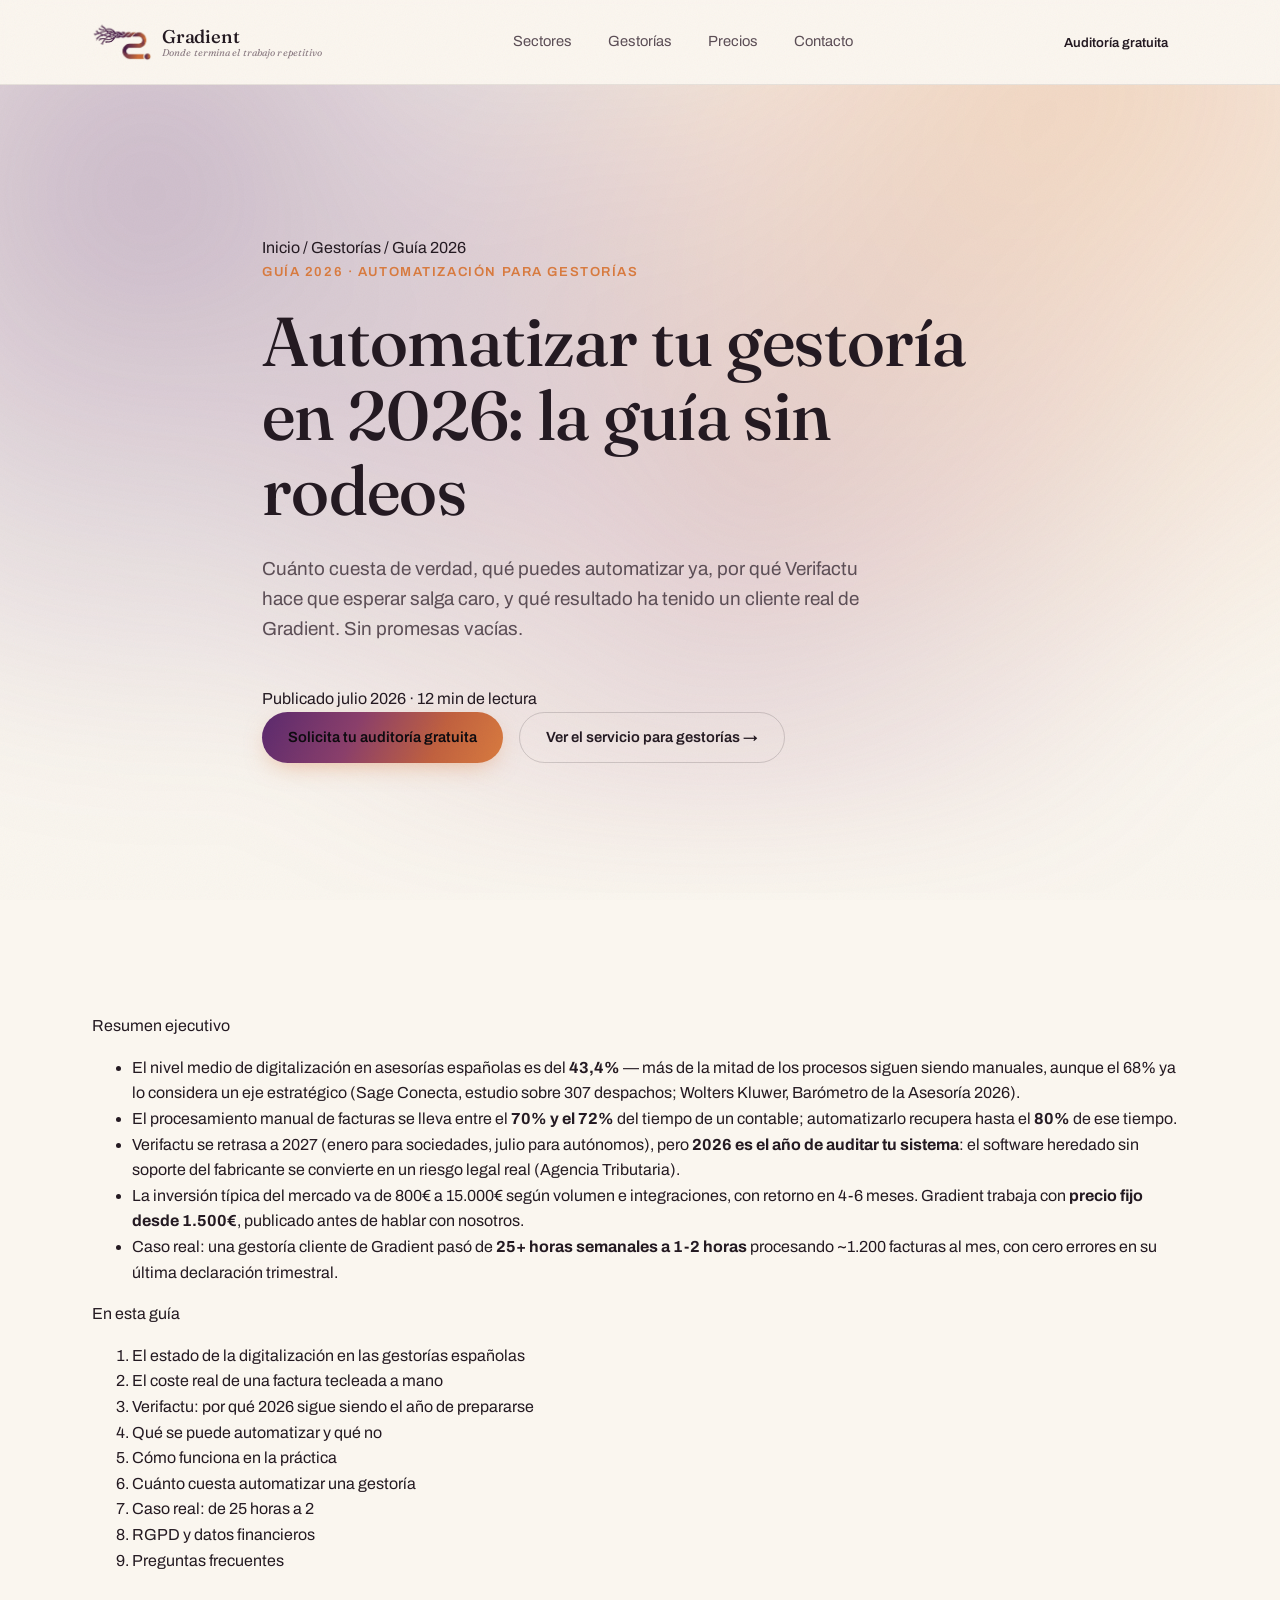
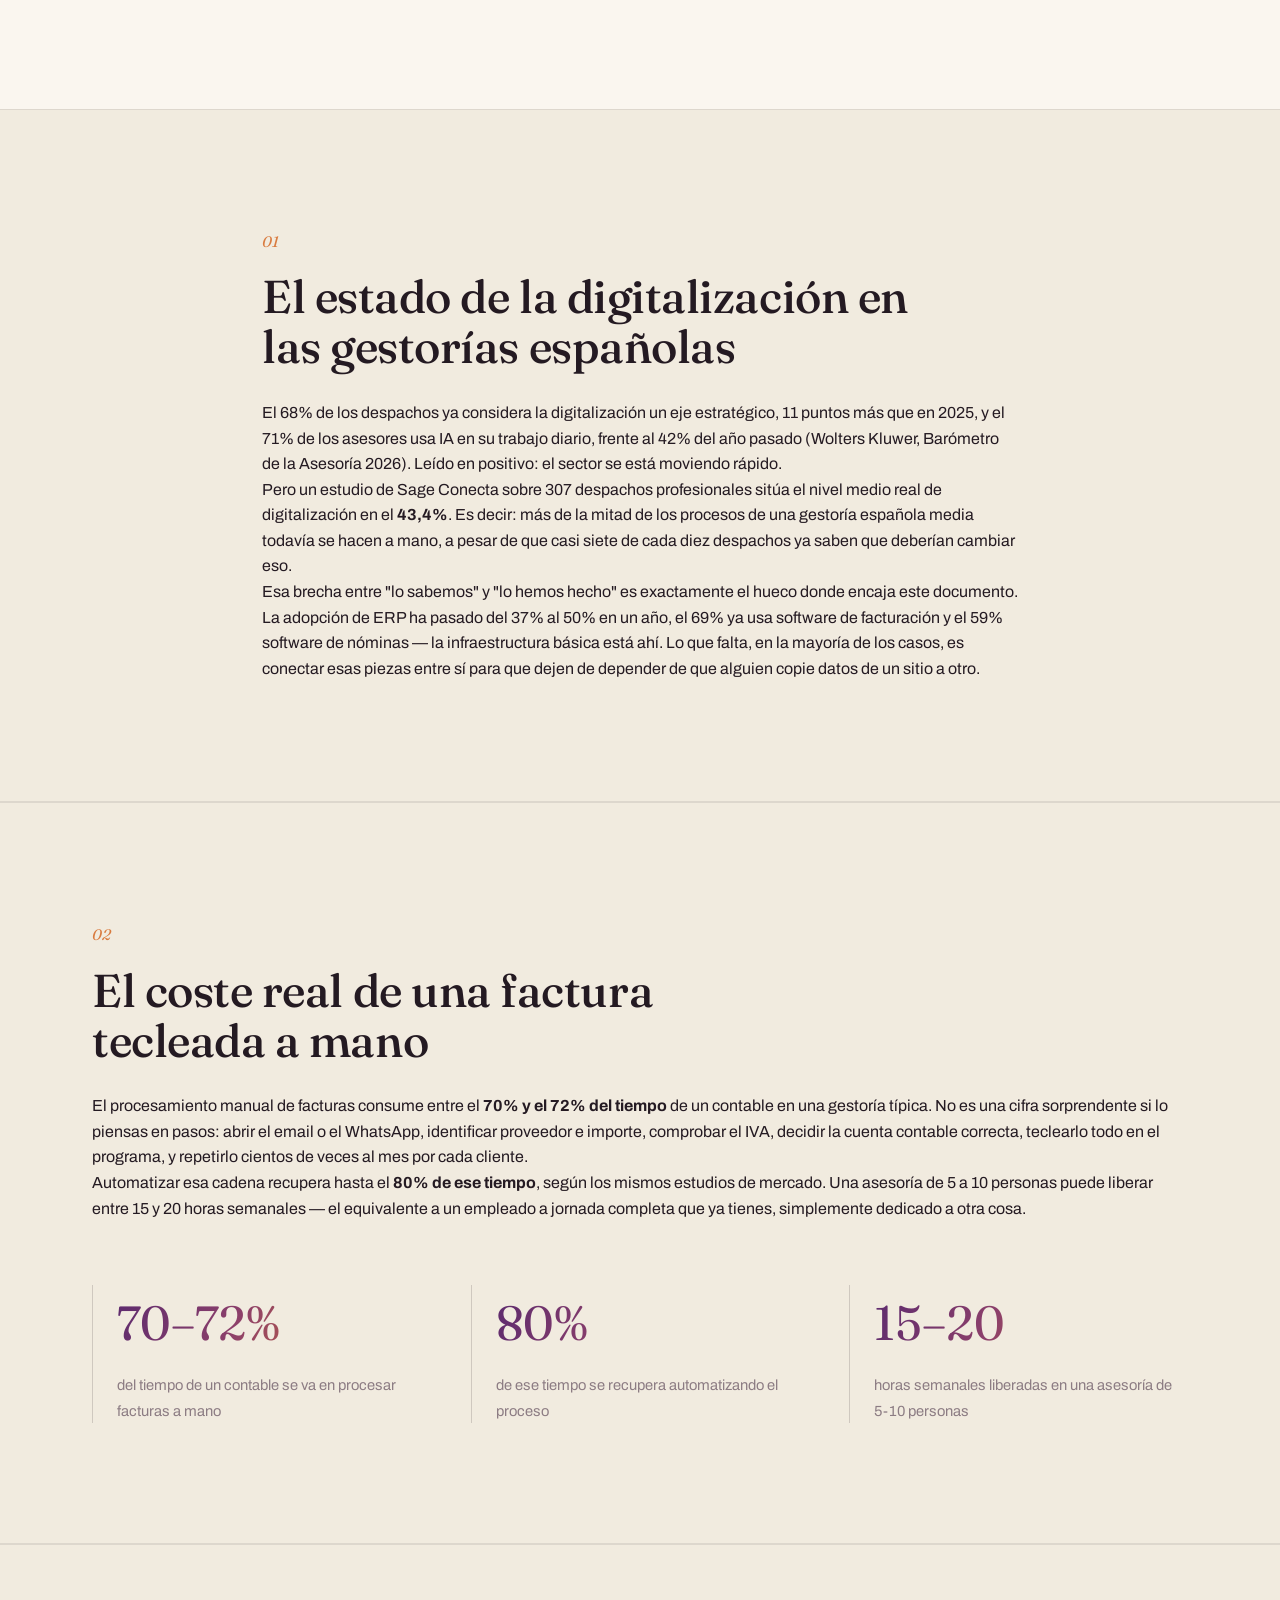
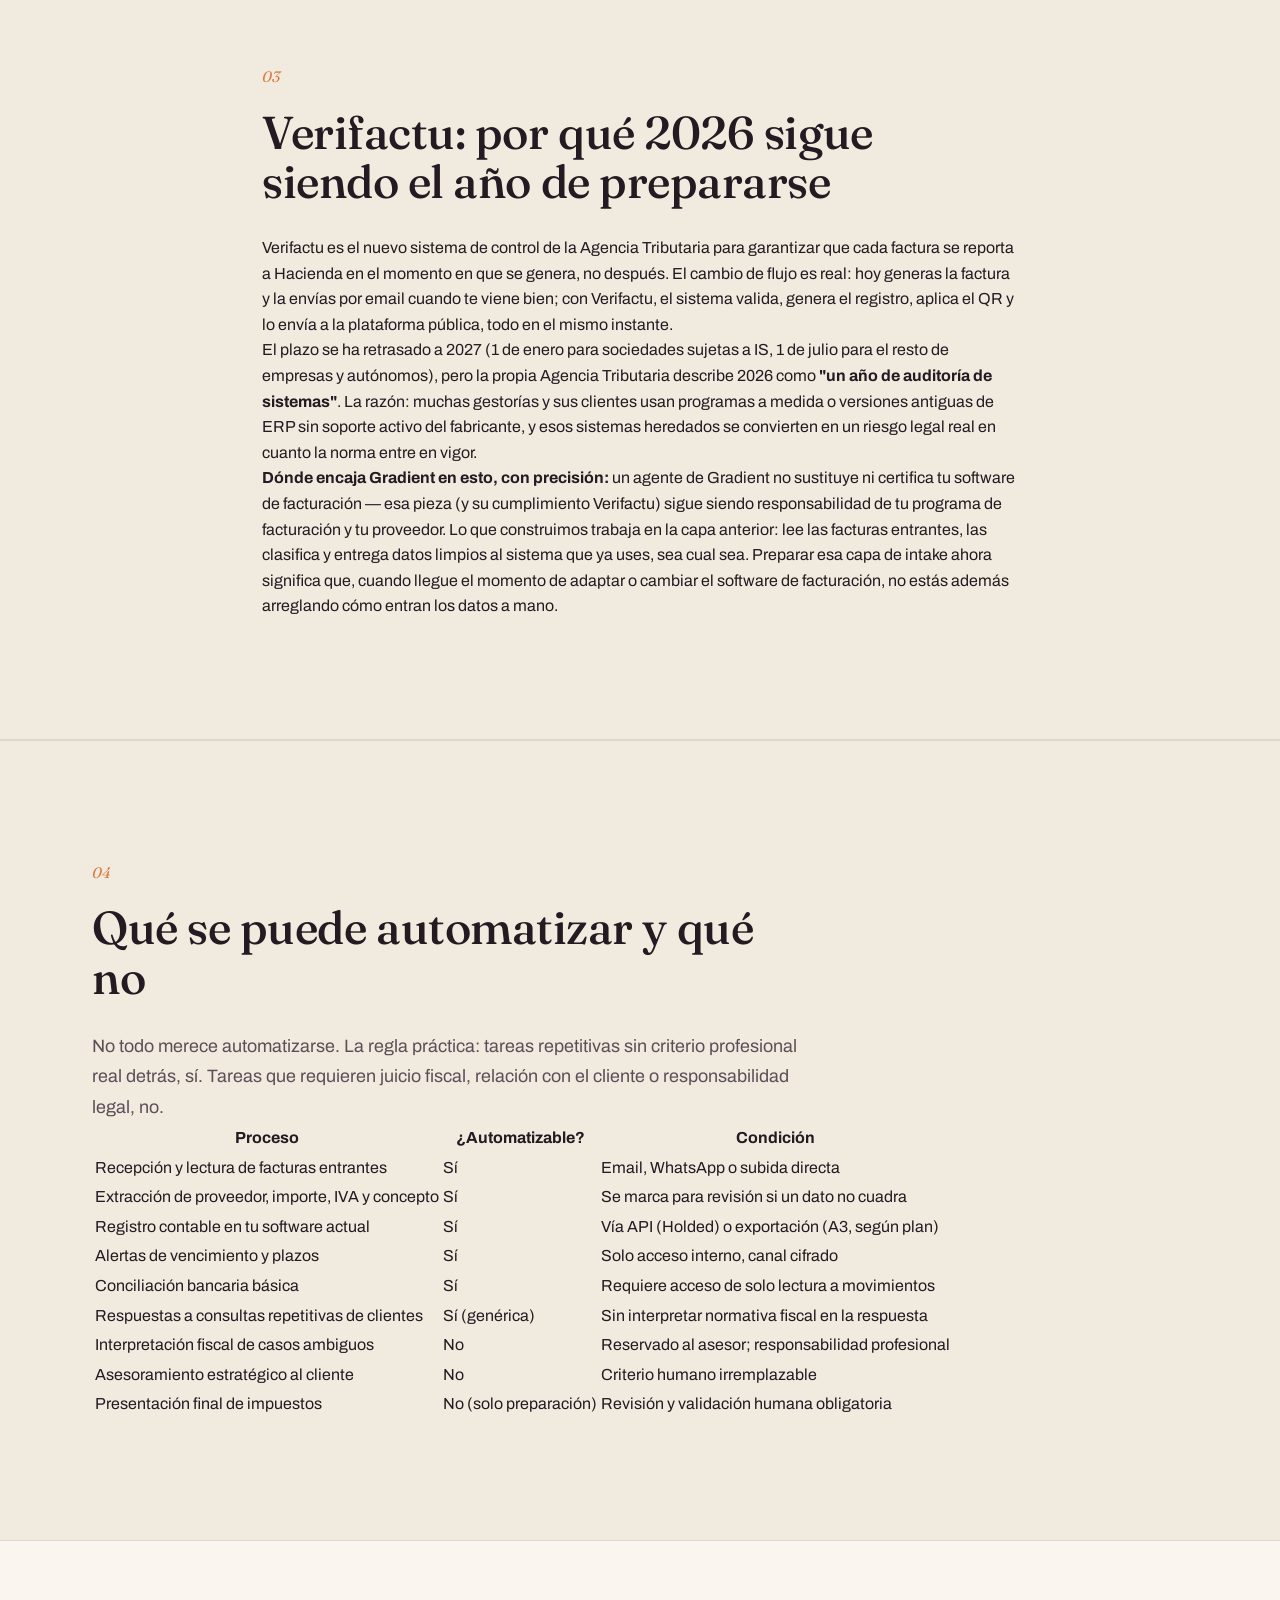
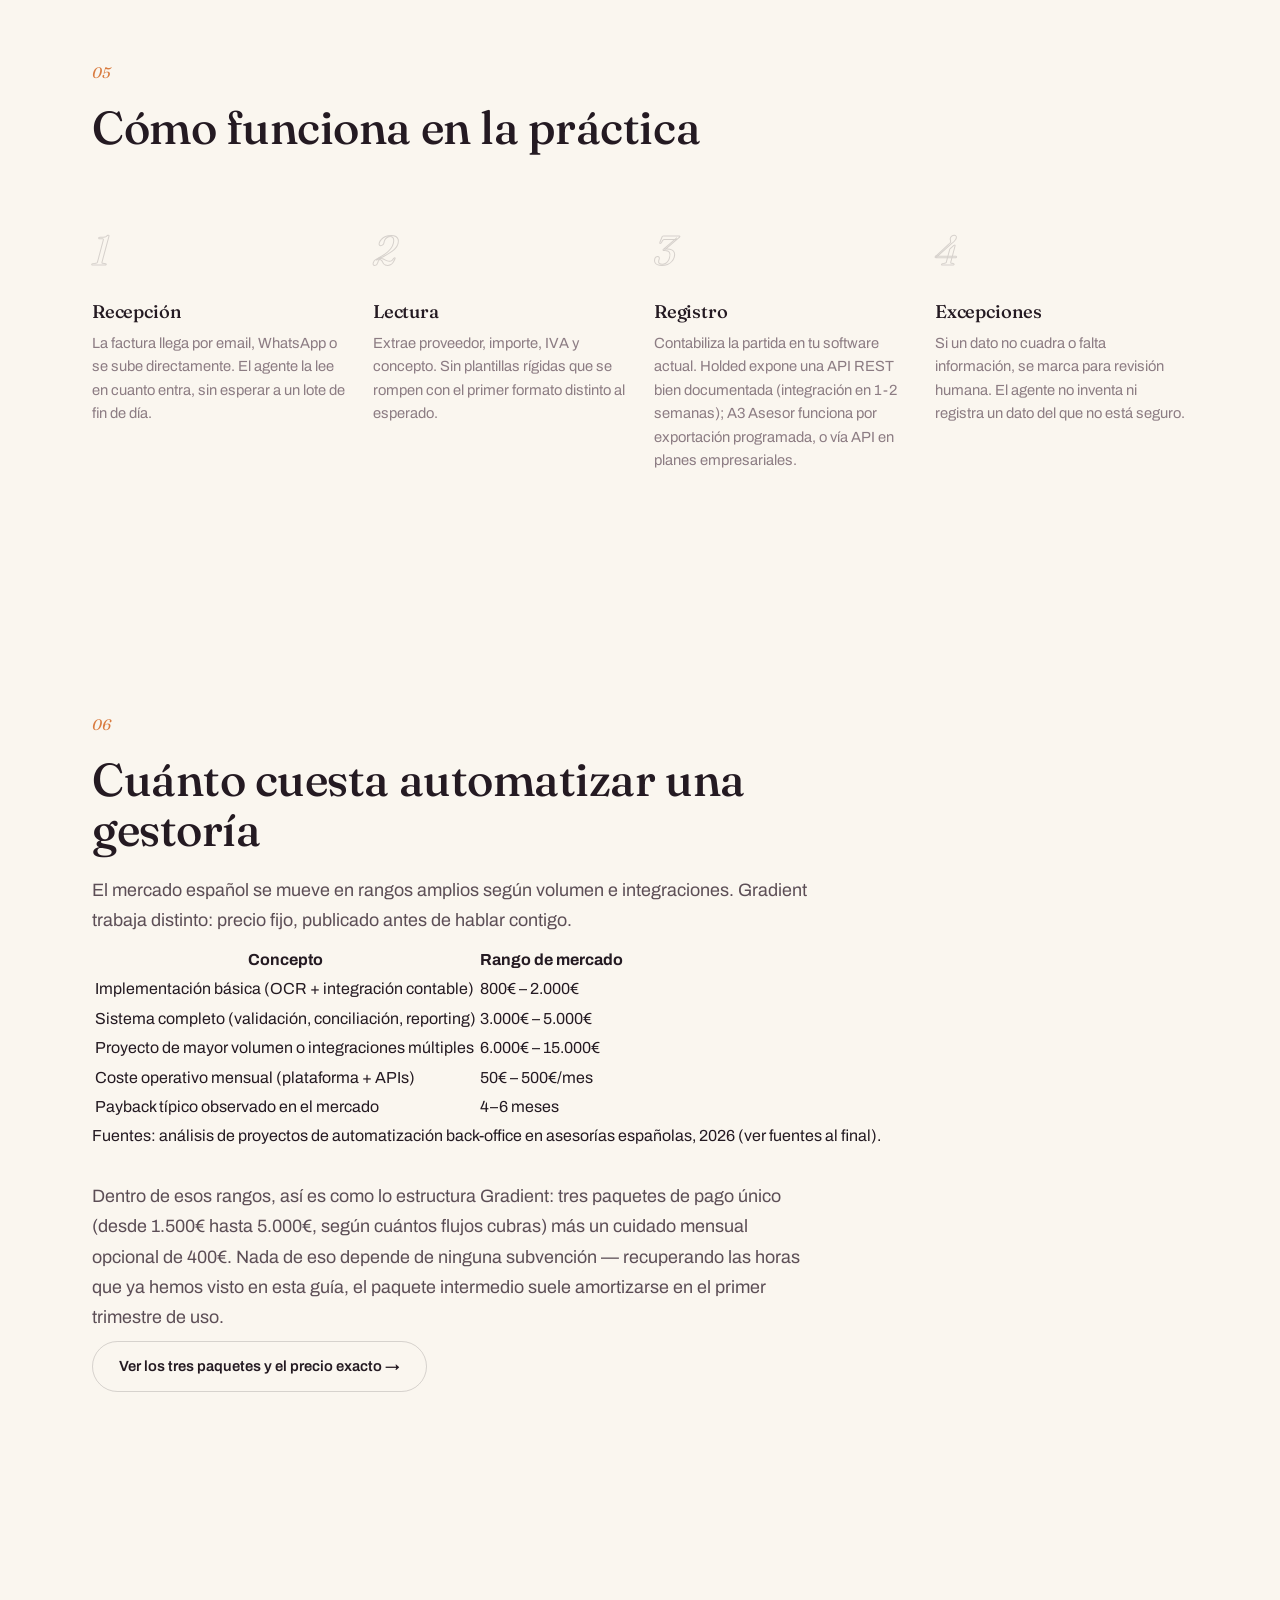
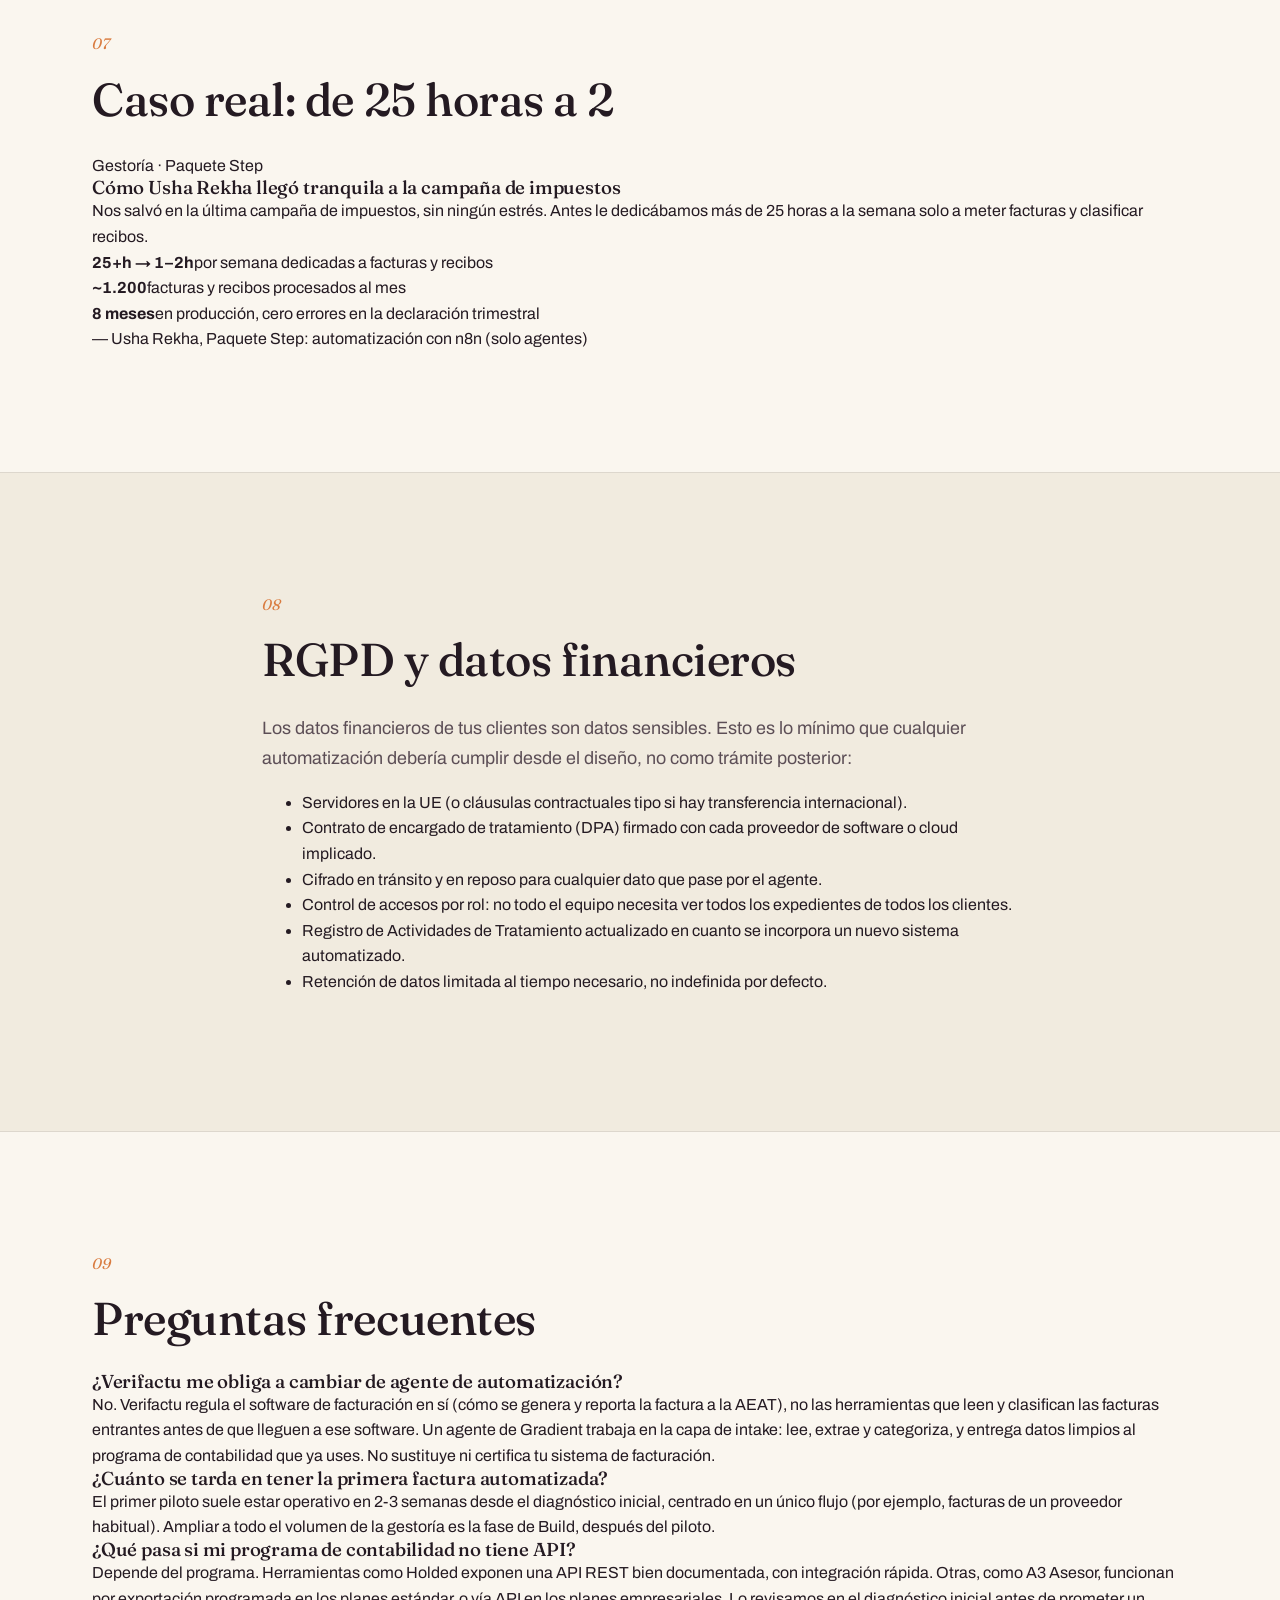
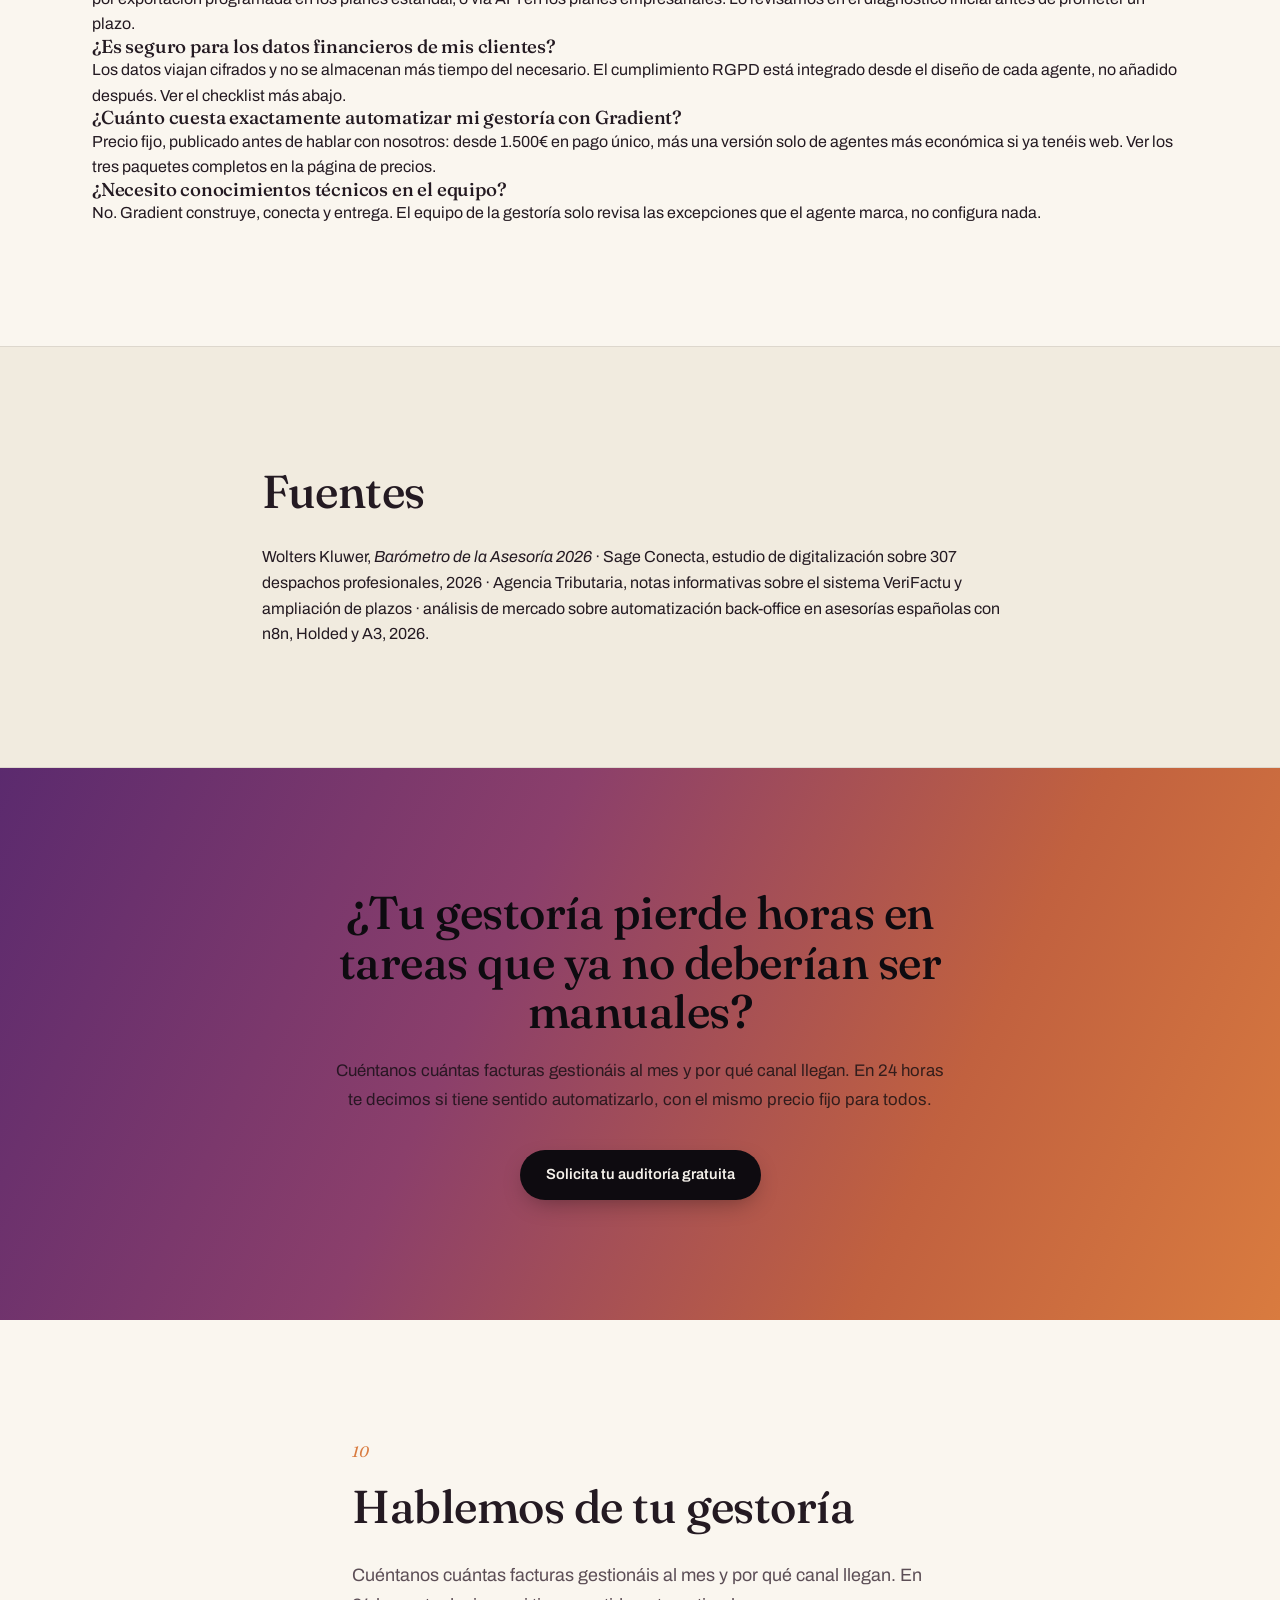
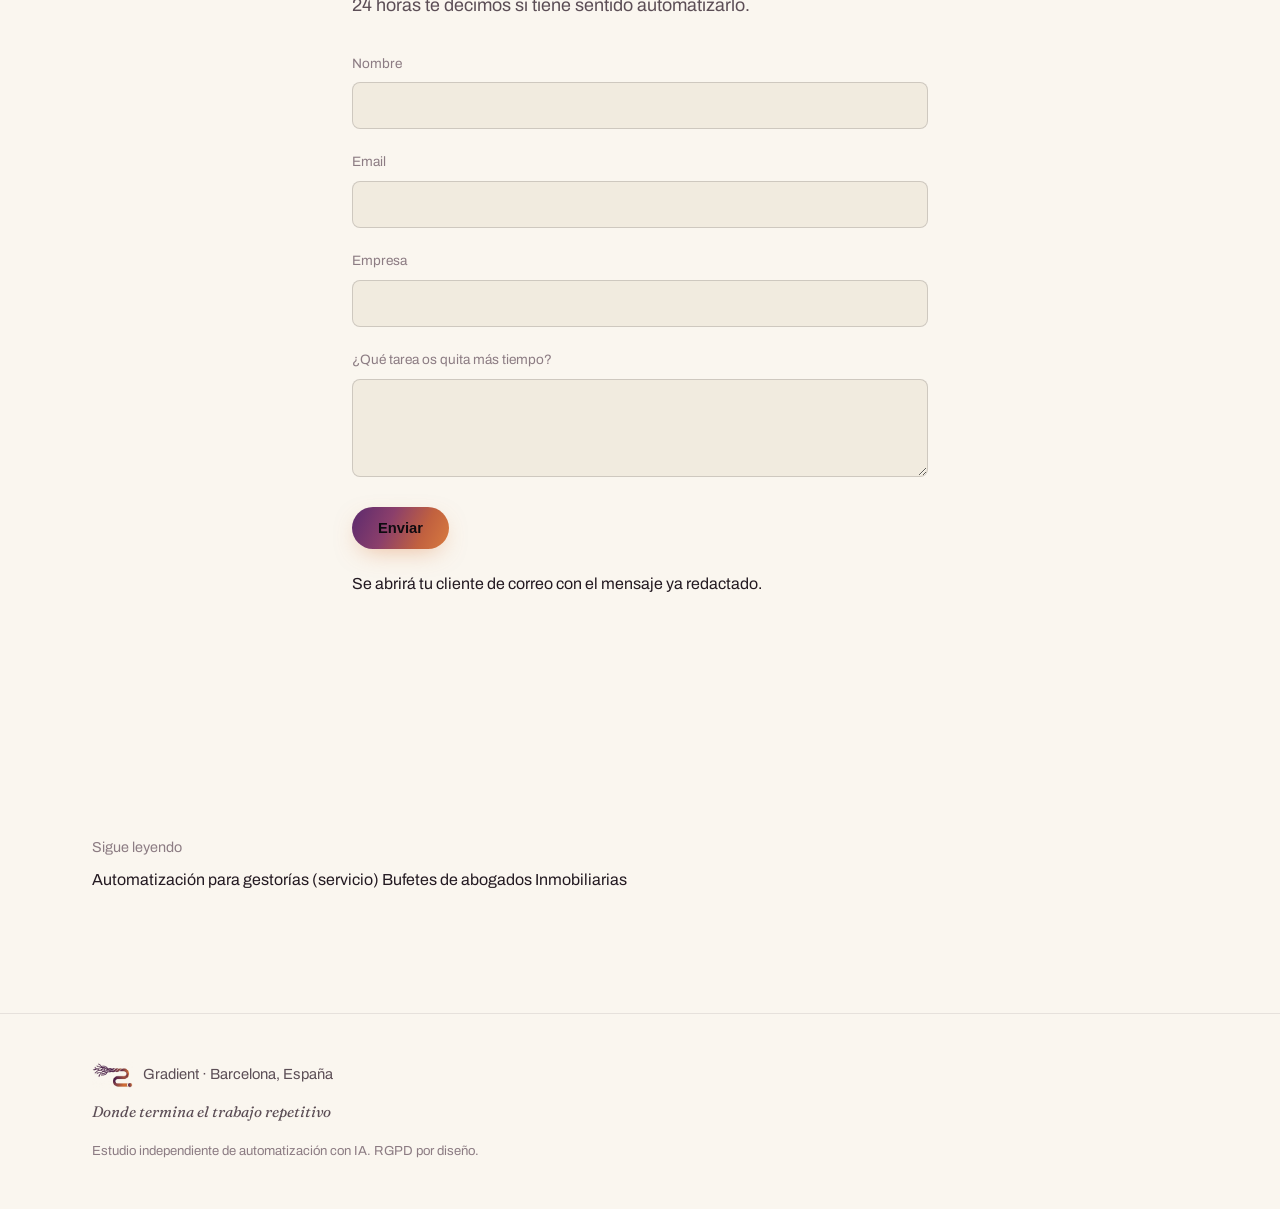
<file: guia-gestorias-2026.html>
<!DOCTYPE html>
<html lang="es">
<head>
<meta charset="UTF-8">
<meta name="viewport" content="width=device-width, initial-scale=1.0">
<title>Automatización con IA para gestorías en España en 2026: guía práctica (Verifactu, n8n y RGPD) | Gradient</title>
<meta name="description" content="Guía 2026 para automatizar tu gestoría: coste real, Verifactu, qué automatizar y qué no, y un caso real con números. Precio fijo, sin sorpresas.">
<link rel="canonical" href="https://gradient-website-steel.vercel.app/guia-gestorias-2026">
<link rel="preconnect" href="https://fonts.googleapis.com">
<link rel="preconnect" href="https://fonts.gstatic.com" crossorigin>
<link href="https://fonts.googleapis.com/css2?family=Fraunces:ital,opsz,wght@0,9..144,300;0,9..144,400;0,9..144,500;0,9..144,600;1,9..144,400;1,9..144,500&family=Archivo:wght@400;500;600;700&display=swap" rel="stylesheet">
<link rel="stylesheet" href="css/style.css">
<link rel="icon" type="image/png" sizes="32x32" href="assets/favicon-32.png">
<link rel="apple-touch-icon" sizes="180x180" href="assets/apple-touch-icon.png">
<link rel="icon" type="image/png" sizes="512x512" href="assets/icon-512.png">
<script type="application/ld+json">
{
  "@context": "https://schema.org",
  "@type": "FAQPage",
  "mainEntity": [
    {
      "@type": "Question",
      "name": "¿Verifactu me obliga a cambiar de agente de automatización?",
      "acceptedAnswer": {
        "@type": "Answer",
        "text": "No. Verifactu regula el software de facturación en sí (cómo se genera y reporta la factura a la AEAT), no las herramientas que leen y clasifican las facturas entrantes antes de que lleguen a ese software. Un agente de Gradient trabaja en la capa de intake: lee, extrae y categoriza, y entrega datos limpios al programa de contabilidad que ya uses. No sustituye ni certifica tu sistema de facturación."
      }
    },
    {
      "@type": "Question",
      "name": "¿Cuánto se tarda en tener la primera factura automatizada?",
      "acceptedAnswer": {
        "@type": "Answer",
        "text": "El primer piloto suele estar operativo en 2-3 semanas desde el diagnóstico inicial, centrado en un único flujo (por ejemplo, facturas de un proveedor habitual). Ampliar a todo el volumen de la gestoría es la fase de Build, después del piloto."
      }
    },
    {
      "@type": "Question",
      "name": "¿Qué pasa si mi programa de contabilidad no tiene API?",
      "acceptedAnswer": {
        "@type": "Answer",
        "text": "Depende del programa. Herramientas como Holded exponen una API REST bien documentada, con integración rápida. Otras, como A3 Asesor, funcionan por exportación programada en los planes estándar, o vía API en los planes empresariales. Lo revisamos en el diagnóstico inicial antes de prometer un plazo."
      }
    },
    {
      "@type": "Question",
      "name": "¿Es seguro para los datos financieros de mis clientes?",
      "acceptedAnswer": {
        "@type": "Answer",
        "text": "Los datos viajan cifrados y no se almacenan más tiempo del necesario. El cumplimiento RGPD está integrado desde el diseño de cada agente, no añadido después. Ver el checklist más abajo."
      }
    },
    {
      "@type": "Question",
      "name": "¿Cuánto cuesta exactamente automatizar mi gestoría con Gradient?",
      "acceptedAnswer": {
        "@type": "Answer",
        "text": "Precio fijo, publicado antes de hablar con nosotros: desde 1.500€ en pago único, más una versión solo de agentes más económica si ya tenéis web. Ver los tres paquetes completos en la página de precios."
      }
    },
    {
      "@type": "Question",
      "name": "¿Necesito conocimientos técnicos en el equipo?",
      "acceptedAnswer": {
        "@type": "Answer",
        "text": "No. Gradient construye, conecta y entrega. El equipo de la gestoría solo revisa las excepciones que el agente marca, no configura nada."
      }
    }
  ]
}
</script>
</head>
<body>

<div class="grain"></div>

<header class="site-header">
  <div class="wrap header-inner">
    <a href="index.html" class="logo" aria-label="Gradient">
      <img src="assets/logo-mark.png" alt="" class="logo-mark-img">
      <span class="logo-text">
        <span class="logo-word">Gradient</span>
        <span class="logo-tagline">Donde termina el trabajo repetitivo</span>
      </span>
    </a>
    <nav class="main-nav">
      <a href="index.html#sectores">Sectores</a>
      <a href="gestorias.html">Gestorías</a>
      <a href="index.html#precios">Precios</a>
      <a href="#contacto">Contacto</a>
    </nav>
    <div class="header-actions">
      <a href="#contacto" class="btn btn-small">Auditoría gratuita</a>
    </div>
  </div>
</header>

<main id="top">

  <section class="hero">
    <div class="hero-visual" aria-hidden="true"><div class="mesh"></div></div>
    <div class="wrap hero-inner">
      <p class="breadcrumb"><a href="index.html">Inicio</a> / <a href="gestorias.html">Gestorías</a> / Guía 2026</p>
      <p class="eyebrow">Guía 2026 &middot; Automatización para gestorías</p>
      <h1>Automatizar tu gestoría en 2026: la guía sin rodeos</h1>
      <p class="hero-sub">Cuánto cuesta de verdad, qué puedes automatizar ya, por qué Verifactu hace que esperar salga caro, y qué resultado ha tenido un cliente real de Gradient. Sin promesas vacías.</p>
      <p class="guide-meta">Publicado julio 2026 &middot; 12 min de lectura</p>
      <div class="hero-ctas">
        <a href="#contacto" class="btn btn-primary">Solicita tu auditoría gratuita</a>
        <a href="gestorias.html" class="btn btn-ghost">Ver el servicio para gestorías &rarr;</a>
      </div>
    </div>
  </section>

  <section class="method">
    <div class="wrap">
      <div class="tldr">
        <p class="tldr-kicker">Resumen ejecutivo</p>
        <ul>
          <li>El nivel medio de digitalización en asesorías españolas es del <strong>43,4%</strong> — más de la mitad de los procesos siguen siendo manuales, aunque el 68% ya lo considera un eje estratégico (Sage Conecta, estudio sobre 307 despachos; Wolters Kluwer, Barómetro de la Asesoría 2026).</li>
          <li>El procesamiento manual de facturas se lleva entre el <strong>70% y el 72%</strong> del tiempo de un contable; automatizarlo recupera hasta el <strong>80%</strong> de ese tiempo.</li>
          <li>Verifactu se retrasa a 2027 (enero para sociedades, julio para autónomos), pero <strong>2026 es el año de auditar tu sistema</strong>: el software heredado sin soporte del fabricante se convierte en un riesgo legal real (Agencia Tributaria).</li>
          <li>La inversión típica del mercado va de 800€ a 15.000€ según volumen e integraciones, con retorno en 4-6 meses. Gradient trabaja con <strong>precio fijo desde 1.500€</strong>, publicado antes de hablar con nosotros.</li>
          <li>Caso real: una gestoría cliente de Gradient pasó de <strong>25+ horas semanales a 1-2 horas</strong> procesando ~1.200 facturas al mes, con cero errores en su última declaración trimestral.</li>
        </ul>
      </div>

      <div class="guide-toc">
        <p class="guide-toc-title">En esta guía</p>
        <ol>
          <li><a href="#digitalizacion">El estado de la digitalización en las gestorías españolas</a></li>
          <li><a href="#coste-manual">El coste real de una factura tecleada a mano</a></li>
          <li><a href="#verifactu">Verifactu: por qué 2026 sigue siendo el año de prepararse</a></li>
          <li><a href="#que-automatizar">Qué se puede automatizar y qué no</a></li>
          <li><a href="#como-funciona">Cómo funciona en la práctica</a></li>
          <li><a href="#cuanto-cuesta">Cuánto cuesta automatizar una gestoría</a></li>
          <li><a href="#caso-real">Caso real: de 25 horas a 2</a></li>
          <li><a href="#rgpd">RGPD y datos financieros</a></li>
          <li><a href="#faq">Preguntas frecuentes</a></li>
        </ol>
      </div>
    </div>
  </section>

  <section class="why" id="digitalizacion">
    <div class="wrap why-inner">
      <span class="section-num">01</span>
      <h2>El estado de la digitalización en las gestorías españolas</h2>
      <div class="guide-body">
        <p>El 68% de los despachos ya considera la digitalización un eje estratégico, 11 puntos más que en 2025, y el 71% de los asesores usa IA en su trabajo diario, frente al 42% del año pasado (Wolters Kluwer, Barómetro de la Asesoría 2026). Leído en positivo: el sector se está moviendo rápido.</p>
        <p>Pero un estudio de Sage Conecta sobre 307 despachos profesionales sitúa el nivel medio real de digitalización en el <strong>43,4%</strong>. Es decir: más de la mitad de los procesos de una gestoría española media todavía se hacen a mano, a pesar de que casi siete de cada diez despachos ya saben que deberían cambiar eso.</p>
        <p>Esa brecha entre "lo sabemos" y "lo hemos hecho" es exactamente el hueco donde encaja este documento. La adopción de ERP ha pasado del 37% al 50% en un año, el 69% ya usa software de facturación y el 59% software de nóminas — la infraestructura básica está ahí. Lo que falta, en la mayoría de los casos, es conectar esas piezas entre sí para que dejen de depender de que alguien copie datos de un sitio a otro.</p>
      </div>
    </div>
  </section>

  <section class="problem" id="coste-manual">
    <div class="wrap">
      <span class="section-num">02</span>
      <h2>El coste real de una factura tecleada a mano</h2>
      <div class="guide-body">
        <p>El procesamiento manual de facturas consume entre el <strong>70% y el 72% del tiempo</strong> de un contable en una gestoría típica. No es una cifra sorprendente si lo piensas en pasos: abrir el email o el WhatsApp, identificar proveedor e importe, comprobar el IVA, decidir la cuenta contable correcta, teclearlo todo en el programa, y repetirlo cientos de veces al mes por cada cliente.</p>
        <p>Automatizar esa cadena recupera hasta el <strong>80% de ese tiempo</strong>, según los mismos estudios de mercado. Una asesoría de 5 a 10 personas puede liberar entre 15 y 20 horas semanales — el equivalente a un empleado a jornada completa que ya tienes, simplemente dedicado a otra cosa.</p>
      </div>
      <div class="stat-row">
        <div class="stat">
          <span class="stat-num">70&ndash;72%</span>
          <span class="stat-label">del tiempo de un contable se va en procesar facturas a mano</span>
        </div>
        <div class="stat">
          <span class="stat-num">80%</span>
          <span class="stat-label">de ese tiempo se recupera automatizando el proceso</span>
        </div>
        <div class="stat">
          <span class="stat-num">15&ndash;20</span>
          <span class="stat-label">horas semanales liberadas en una asesoría de 5-10 personas</span>
        </div>
      </div>
    </div>
  </section>

  <section class="why" id="verifactu">
    <div class="wrap why-inner">
      <span class="section-num">03</span>
      <h2>Verifactu: por qué 2026 sigue siendo el año de prepararse</h2>
      <div class="guide-body">
        <p>Verifactu es el nuevo sistema de control de la Agencia Tributaria para garantizar que cada factura se reporta a Hacienda en el momento en que se genera, no después. El cambio de flujo es real: hoy generas la factura y la envías por email cuando te viene bien; con Verifactu, el sistema valida, genera el registro, aplica el QR y lo envía a la plataforma pública, todo en el mismo instante.</p>
        <p>El plazo se ha retrasado a 2027 (1 de enero para sociedades sujetas a IS, 1 de julio para el resto de empresas y autónomos), pero la propia Agencia Tributaria describe 2026 como <strong>"un año de auditoría de sistemas"</strong>. La razón: muchas gestorías y sus clientes usan programas a medida o versiones antiguas de ERP sin soporte activo del fabricante, y esos sistemas heredados se convierten en un riesgo legal real en cuanto la norma entre en vigor.</p>
        <p><strong>Dónde encaja Gradient en esto, con precisión:</strong> un agente de Gradient no sustituye ni certifica tu software de facturación — esa pieza (y su cumplimiento Verifactu) sigue siendo responsabilidad de tu programa de facturación y tu proveedor. Lo que construimos trabaja en la capa anterior: lee las facturas entrantes, las clasifica y entrega datos limpios al sistema que ya uses, sea cual sea. Preparar esa capa de intake ahora significa que, cuando llegue el momento de adaptar o cambiar el software de facturación, no estás además arreglando cómo entran los datos a mano.</p>
      </div>
    </div>
  </section>

  <section class="problem" id="que-automatizar">
    <div class="wrap">
      <span class="section-num">04</span>
      <h2>Qué se puede automatizar y qué no</h2>
      <p class="lede">No todo merece automatizarse. La regla práctica: tareas repetitivas sin criterio profesional real detrás, sí. Tareas que requieren juicio fiscal, relación con el cliente o responsabilidad legal, no.</p>
      <table class="data-table">
        <tr><th>Proceso</th><th>&iquest;Automatizable?</th><th>Condición</th></tr>
        <tr><td>Recepción y lectura de facturas entrantes</td><td>Sí</td><td>Email, WhatsApp o subida directa</td></tr>
        <tr><td>Extracción de proveedor, importe, IVA y concepto</td><td>Sí</td><td>Se marca para revisión si un dato no cuadra</td></tr>
        <tr><td>Registro contable en tu software actual</td><td>Sí</td><td>Vía API (Holded) o exportación (A3, según plan)</td></tr>
        <tr><td>Alertas de vencimiento y plazos</td><td>Sí</td><td>Solo acceso interno, canal cifrado</td></tr>
        <tr><td>Conciliación bancaria básica</td><td>Sí</td><td>Requiere acceso de solo lectura a movimientos</td></tr>
        <tr><td>Respuestas a consultas repetitivas de clientes</td><td>Sí (genérica)</td><td>Sin interpretar normativa fiscal en la respuesta</td></tr>
        <tr><td>Interpretación fiscal de casos ambiguos</td><td>No</td><td>Reservado al asesor; responsabilidad profesional</td></tr>
        <tr><td>Asesoramiento estratégico al cliente</td><td>No</td><td>Criterio humano irremplazable</td></tr>
        <tr><td>Presentación final de impuestos</td><td>No (solo preparación)</td><td>Revisión y validación humana obligatoria</td></tr>
      </table>
    </div>
  </section>

  <section class="method" id="como-funciona">
    <div class="wrap">
      <span class="section-num">05</span>
      <h2>Cómo funciona en la práctica</h2>
      <div class="method-steps">
        <div class="step">
          <span class="step-num">1</span>
          <h3>Recepción</h3>
          <p>La factura llega por email, WhatsApp o se sube directamente. El agente la lee en cuanto entra, sin esperar a un lote de fin de día.</p>
        </div>
        <div class="step">
          <span class="step-num">2</span>
          <h3>Lectura</h3>
          <p>Extrae proveedor, importe, IVA y concepto. Sin plantillas rígidas que se rompen con el primer formato distinto al esperado.</p>
        </div>
        <div class="step">
          <span class="step-num">3</span>
          <h3>Registro</h3>
          <p>Contabiliza la partida en tu software actual. Holded expone una API REST bien documentada (integración en 1-2 semanas); A3 Asesor funciona por exportación programada, o vía API en planes empresariales.</p>
        </div>
        <div class="step">
          <span class="step-num">4</span>
          <h3>Excepciones</h3>
          <p>Si un dato no cuadra o falta información, se marca para revisión humana. El agente no inventa ni registra un dato del que no está seguro.</p>
        </div>
      </div>
    </div>
  </section>

  <section class="pricing" id="cuanto-cuesta">
    <div class="wrap">
      <span class="section-num">06</span>
      <h2>Cuánto cuesta automatizar una gestoría</h2>
      <p class="lede pricing-subtitle">El mercado español se mueve en rangos amplios según volumen e integraciones. Gradient trabaja distinto: precio fijo, publicado antes de hablar contigo.</p>
      <table class="data-table">
        <tr><th>Concepto</th><th>Rango de mercado</th></tr>
        <tr><td>Implementación básica (OCR + integración contable)</td><td>800€ &ndash; 2.000€</td></tr>
        <tr><td>Sistema completo (validación, conciliación, reporting)</td><td>3.000€ &ndash; 5.000€</td></tr>
        <tr><td>Proyecto de mayor volumen o integraciones múltiples</td><td>6.000€ &ndash; 15.000€</td></tr>
        <tr><td>Coste operativo mensual (plataforma + APIs)</td><td>50€ &ndash; 500€/mes</td></tr>
        <tr><td>Payback típico observado en el mercado</td><td>4&ndash;6 meses</td></tr>
      </table>
      <p class="source-note">Fuentes: análisis de proyectos de automatización back-office en asesorías españolas, 2026 (ver fuentes al final).</p>
      <p class="lede pricing-subtitle" style="margin-top:32px;">Dentro de esos rangos, así es como lo estructura Gradient: tres paquetes de pago único (desde 1.500€ hasta 5.000€, según cuántos flujos cubras) más un cuidado mensual opcional de 400€. Nada de eso depende de ninguna subvención — recuperando las horas que ya hemos visto en esta guía, el paquete intermedio suele amortizarse en el primer trimestre de uso.</p>
      <a href="index.html#precios" class="btn btn-ghost">Ver los tres paquetes y el precio exacto &rarr;</a>
    </div>
  </section>

  <section class="testimonials" id="caso-real">
    <div class="wrap">
      <span class="section-num">07</span>
      <h2>Caso real: de 25 horas a 2</h2>
      <div class="case-study">
        <p class="case-study-kicker">Gestoría &middot; Paquete Step</p>
        <h3>Cómo Usha Rekha llegó tranquila a la campaña de impuestos</h3>
        <p class="case-study-quote">Nos salvó en la última campaña de impuestos, sin ningún estrés. Antes le dedicábamos más de 25 horas a la semana solo a meter facturas y clasificar recibos.</p>
        <div class="case-study-stats">
          <div class="case-study-stat"><strong>25+h &rarr; 1&ndash;2h</strong><span>por semana dedicadas a facturas y recibos</span></div>
          <div class="case-study-stat"><strong>~1.200</strong><span>facturas y recibos procesados al mes</span></div>
          <div class="case-study-stat"><strong>8 meses</strong><span>en producción, cero errores en la declaración trimestral</span></div>
        </div>
        <p class="case-study-name">&mdash; Usha Rekha, Paquete Step: automatización con n8n (solo agentes)</p>
      </div>
    </div>
  </section>

  <section class="why" id="rgpd">
    <div class="wrap why-inner">
      <span class="section-num">08</span>
      <h2>RGPD y datos financieros</h2>
      <p class="lede">Los datos financieros de tus clientes son datos sensibles. Esto es lo mínimo que cualquier automatización debería cumplir desde el diseño, no como trámite posterior:</p>
      <ul class="checklist">
        <li>Servidores en la UE (o cláusulas contractuales tipo si hay transferencia internacional).</li>
        <li>Contrato de encargado de tratamiento (DPA) firmado con cada proveedor de software o cloud implicado.</li>
        <li>Cifrado en tránsito y en reposo para cualquier dato que pase por el agente.</li>
        <li>Control de accesos por rol: no todo el equipo necesita ver todos los expedientes de todos los clientes.</li>
        <li>Registro de Actividades de Tratamiento actualizado en cuanto se incorpora un nuevo sistema automatizado.</li>
        <li>Retención de datos limitada al tiempo necesario, no indefinida por defecto.</li>
      </ul>
    </div>
  </section>

  <section class="testimonials" id="faq">
    <div class="wrap">
      <span class="section-num">09</span>
      <h2>Preguntas frecuentes</h2>
      <div class="faq-list">
        <div class="faq-item">
          <h3>¿Verifactu me obliga a cambiar de agente de automatización?</h3>
          <p>No. Verifactu regula el software de facturación en sí (cómo se genera y reporta la factura a la AEAT), no las herramientas que leen y clasifican las facturas entrantes antes de que lleguen a ese software. Un agente de Gradient trabaja en la capa de intake: lee, extrae y categoriza, y entrega datos limpios al programa de contabilidad que ya uses. No sustituye ni certifica tu sistema de facturación.</p>
        </div>
        <div class="faq-item">
          <h3>¿Cuánto se tarda en tener la primera factura automatizada?</h3>
          <p>El primer piloto suele estar operativo en 2-3 semanas desde el diagnóstico inicial, centrado en un único flujo (por ejemplo, facturas de un proveedor habitual). Ampliar a todo el volumen de la gestoría es la fase de Build, después del piloto.</p>
        </div>
        <div class="faq-item">
          <h3>¿Qué pasa si mi programa de contabilidad no tiene API?</h3>
          <p>Depende del programa. Herramientas como Holded exponen una API REST bien documentada, con integración rápida. Otras, como A3 Asesor, funcionan por exportación programada en los planes estándar, o vía API en los planes empresariales. Lo revisamos en el diagnóstico inicial antes de prometer un plazo.</p>
        </div>
        <div class="faq-item">
          <h3>¿Es seguro para los datos financieros de mis clientes?</h3>
          <p>Los datos viajan cifrados y no se almacenan más tiempo del necesario. El cumplimiento RGPD está integrado desde el diseño de cada agente, no añadido después. Ver el checklist más abajo.</p>
        </div>
        <div class="faq-item">
          <h3>¿Cuánto cuesta exactamente automatizar mi gestoría con Gradient?</h3>
          <p>Precio fijo, publicado antes de hablar con nosotros: desde 1.500€ en pago único, más una versión solo de agentes más económica si ya tenéis web. Ver los tres paquetes completos en la página de precios.</p>
        </div>
        <div class="faq-item">
          <h3>¿Necesito conocimientos técnicos en el equipo?</h3>
          <p>No. Gradient construye, conecta y entrega. El equipo de la gestoría solo revisa las excepciones que el agente marca, no configura nada.</p>
        </div>
      </div>
    </div>
  </section>

  <section class="why">
    <div class="wrap why-inner">
      <h2>Fuentes</h2>
      <p class="sources-list">
        Wolters Kluwer, <em>Barómetro de la Asesoría 2026</em> &middot;
        Sage Conecta, estudio de digitalización sobre 307 despachos profesionales, 2026 &middot;
        Agencia Tributaria, notas informativas sobre el sistema VeriFactu y ampliación de plazos &middot;
        análisis de mercado sobre automatización back-office en asesorías españolas con n8n, Holded y A3, 2026.
      </p>
    </div>
  </section>

  <section class="founding">
    <div class="wrap founding-inner">
      <h2>¿Tu gestoría pierde horas en tareas que ya no deberían ser manuales?</h2>
      <p>Cuéntanos cuántas facturas gestionáis al mes y por qué canal llegan. En 24 horas te decimos si tiene sentido automatizarlo, con el mismo precio fijo para todos.</p>
      <a href="#contacto" class="btn btn-primary">Solicita tu auditoría gratuita</a>
    </div>
  </section>

  <section class="contact" id="contacto">
    <div class="wrap contact-inner">
      <span class="section-num">10</span>
      <h2>Hablemos de tu gestoría</h2>
      <p class="lede">Cuéntanos cuántas facturas gestionáis al mes y por qué canal llegan. En 24 horas te decimos si tiene sentido automatizarlo.</p>
      <form class="contact-form" id="contactForm">
        <div class="form-row">
          <label for="name">Nombre</label>
          <input type="text" id="name" name="name" required>
        </div>
        <div class="form-row">
          <label for="email">Email</label>
          <input type="email" id="email" name="email" required>
        </div>
        <div class="form-row">
          <label for="company">Empresa</label>
          <input type="text" id="company" name="company">
        </div>
        <div class="form-row">
          <label for="message">¿Qué tarea os quita más tiempo?</label>
          <textarea id="message" name="message" rows="4" required></textarea>
        </div>
        <button type="submit" class="btn btn-primary">Enviar</button>
        <p class="form-note">Se abrirá tu cliente de correo con el mensaje ya redactado.</p>
      </form>
    </div>
  </section>

  <section>
    <div class="wrap">
      <p style="color:var(--ink-2);font-size:0.9rem;margin-bottom:8px;">Sigue leyendo</p>
      <div class="related-sectors">
        <a href="gestorias.html">Automatización para gestorías (servicio)</a>
        <a href="bufetes.html">Bufetes de abogados</a>
        <a href="inmobiliarias.html">Inmobiliarias</a>
      </div>
    </div>
  </section>

</main>

<footer class="site-footer">
  <div class="wrap footer-inner">
    <div class="footer-brand">
      <img src="assets/logo-mark.png" alt="" class="logo-mark-img small">
      <span>Gradient · Barcelona, España</span>
    </div>
    <p class="footer-tagline2">Donde termina el trabajo repetitivo</p>
    <p class="footer-legal">Estudio independiente de automatización con IA. RGPD por diseño.</p>
  </div>
</footer>

<script src="js/main.js"></script>
</body>
</html>
</file>
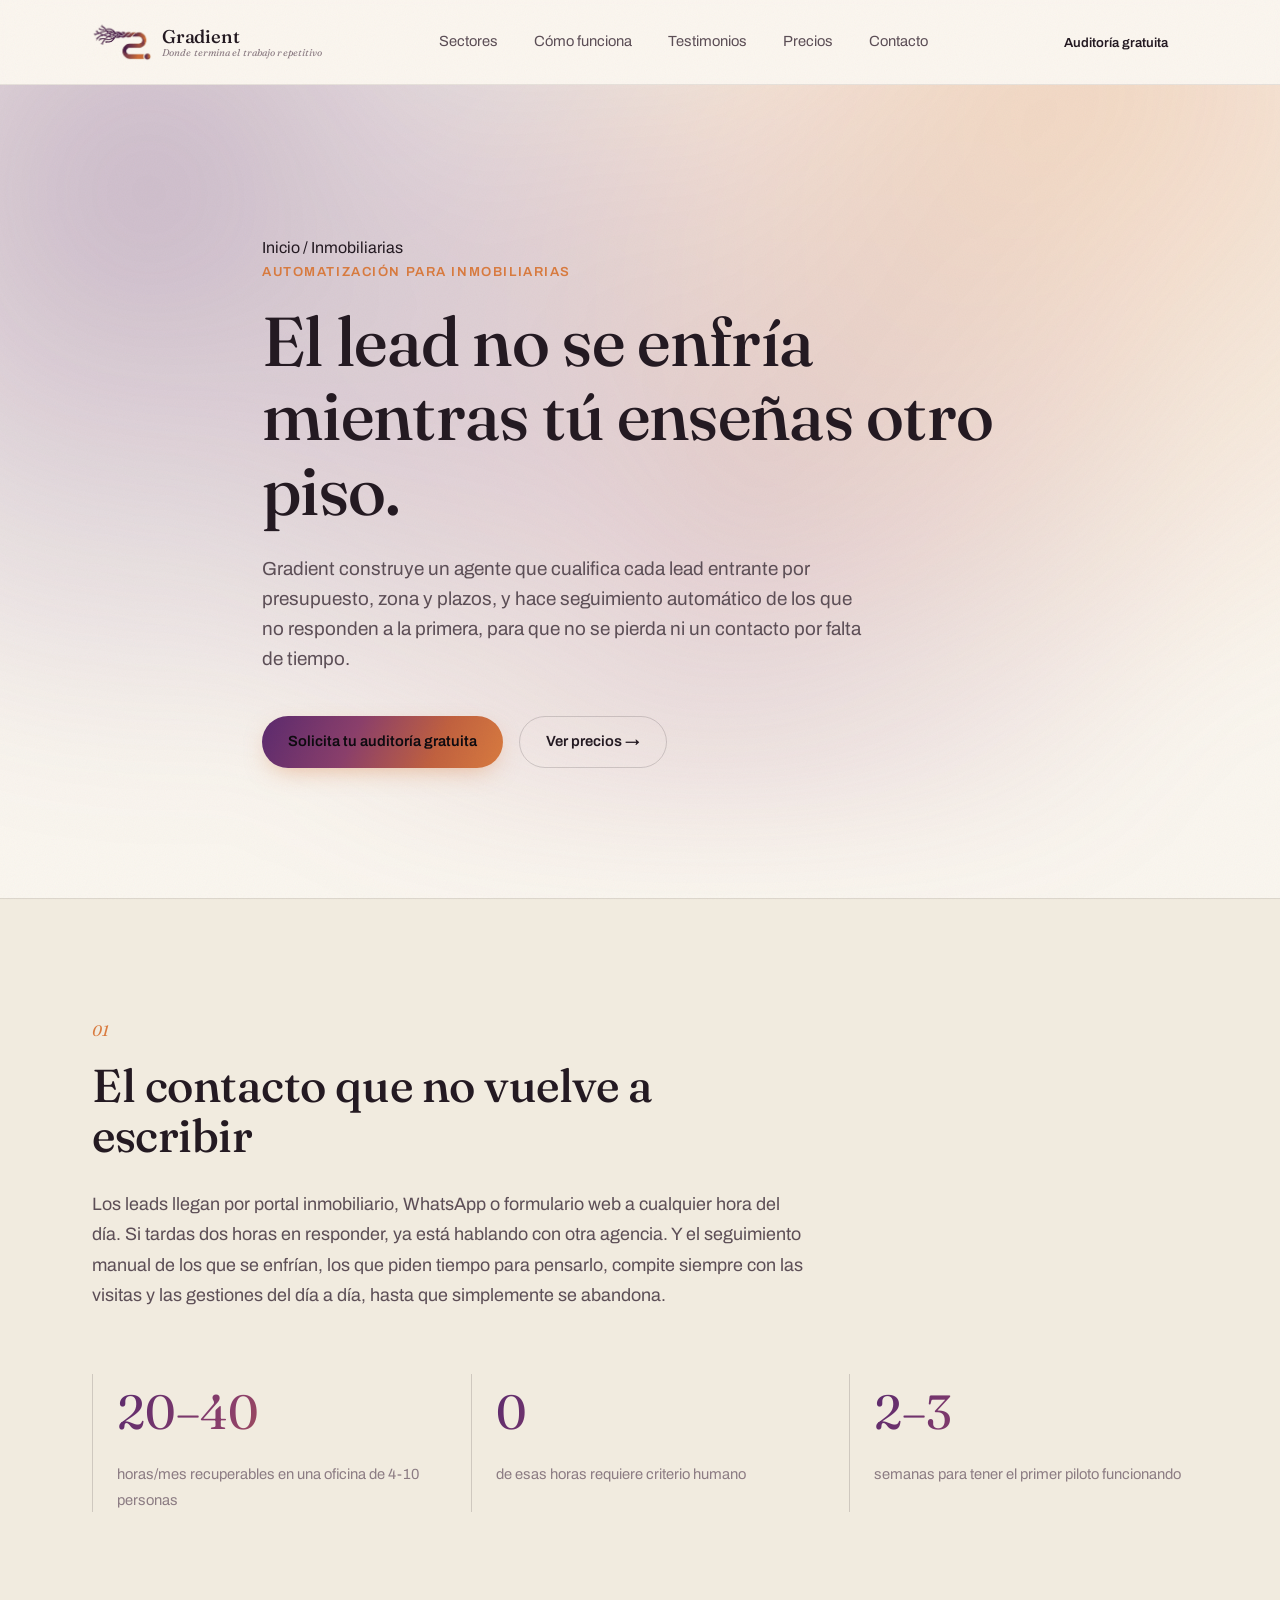
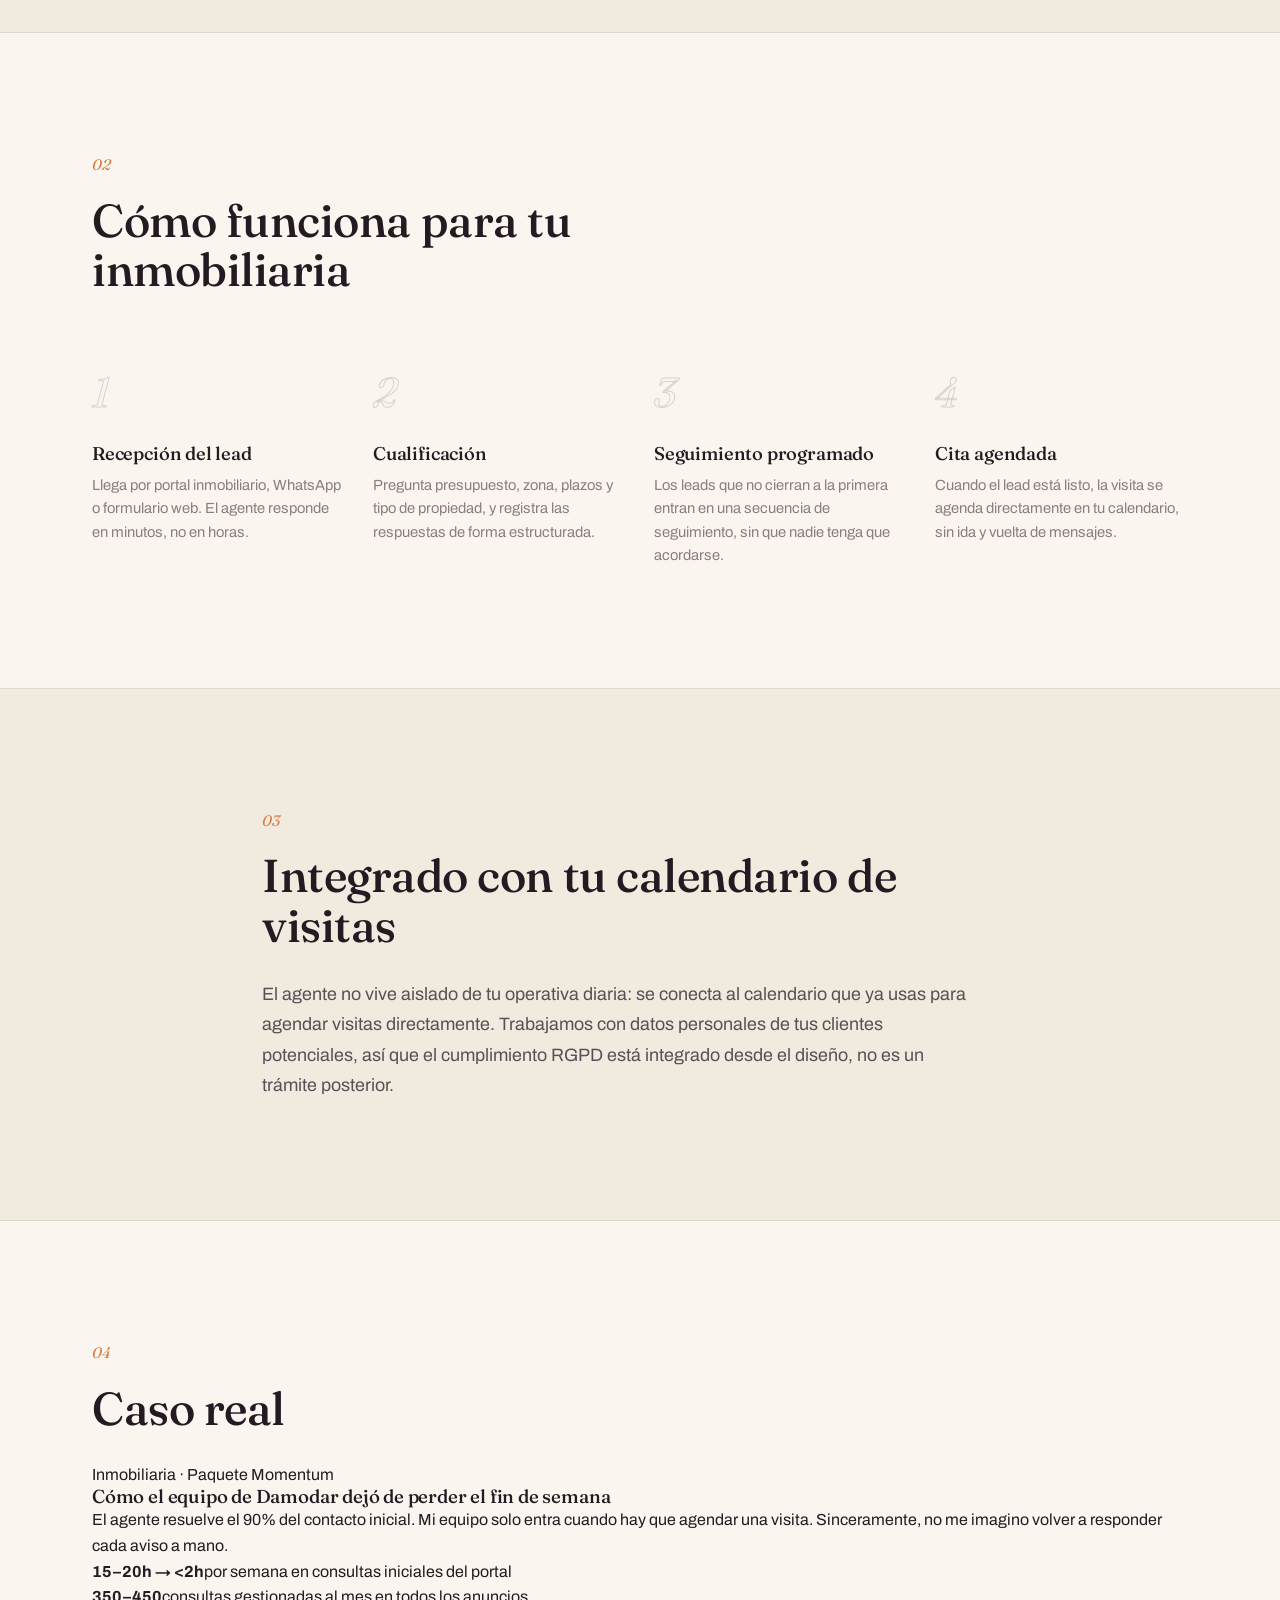
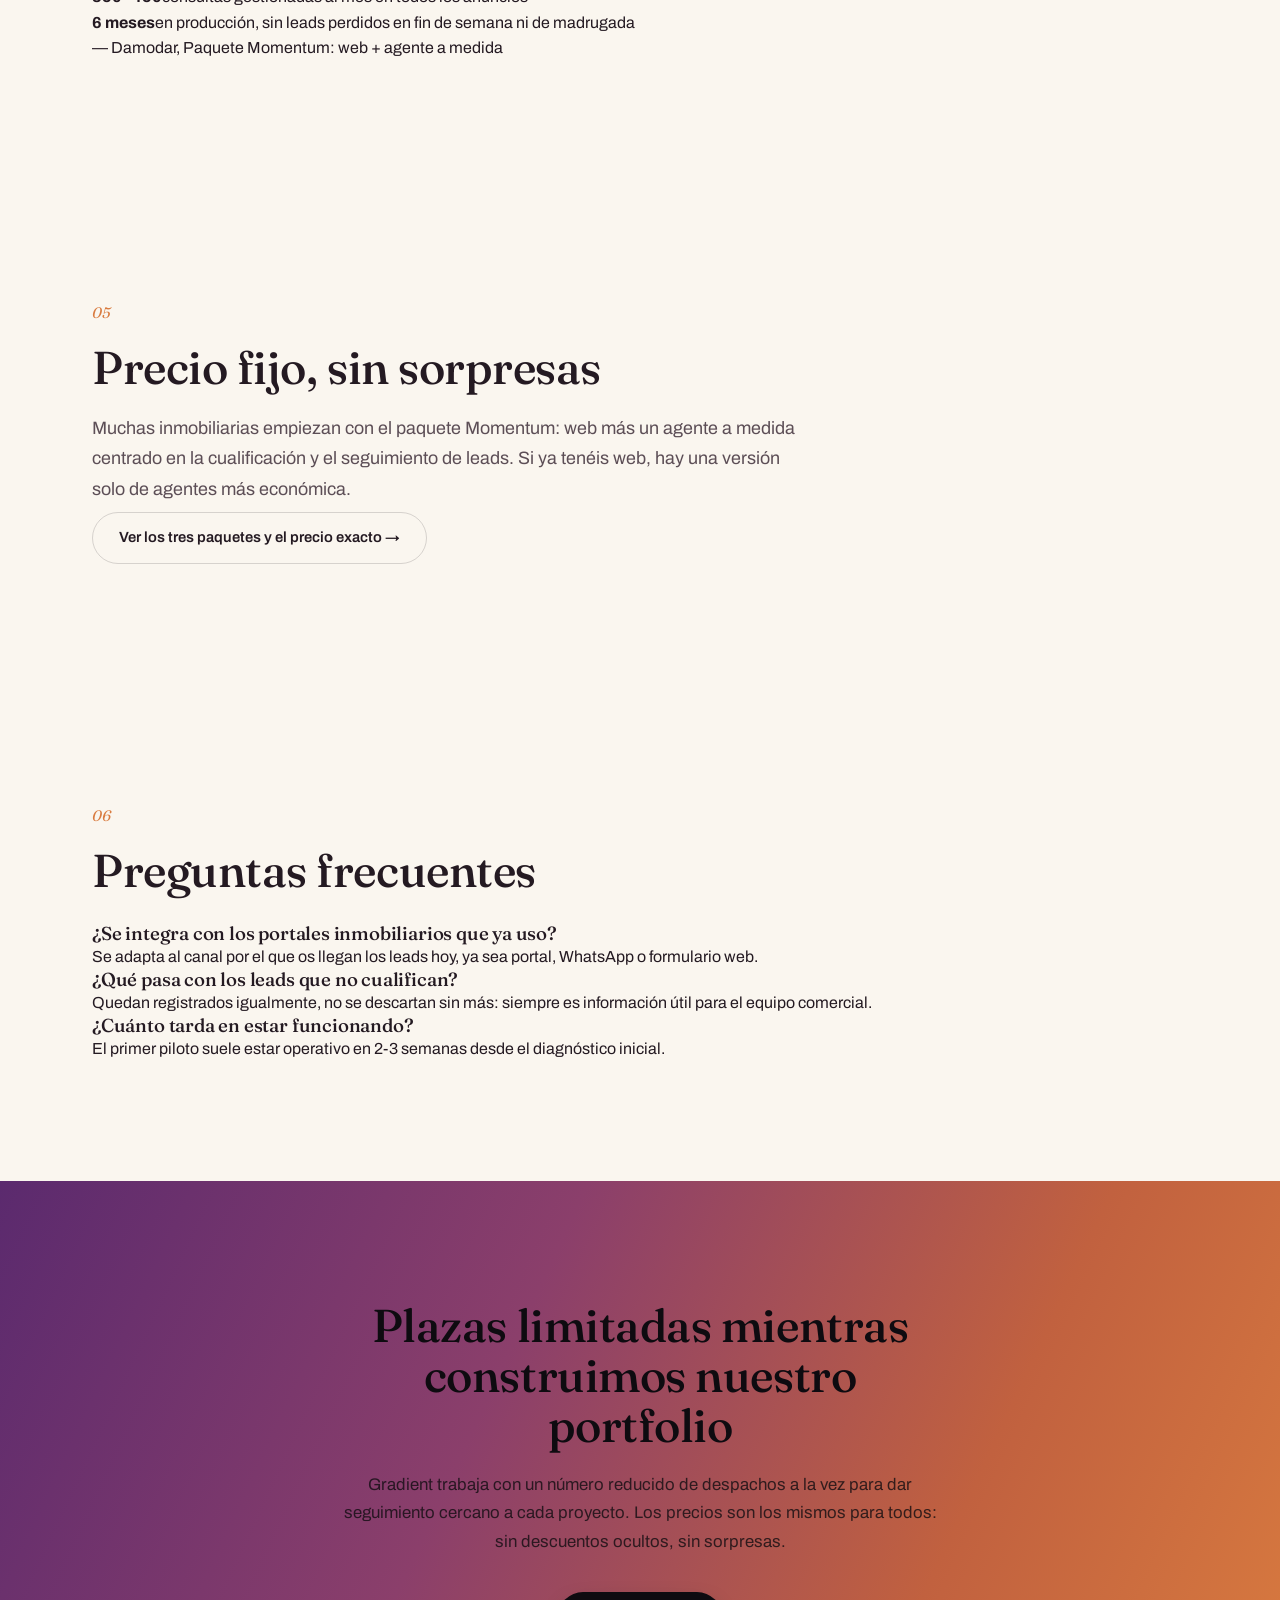
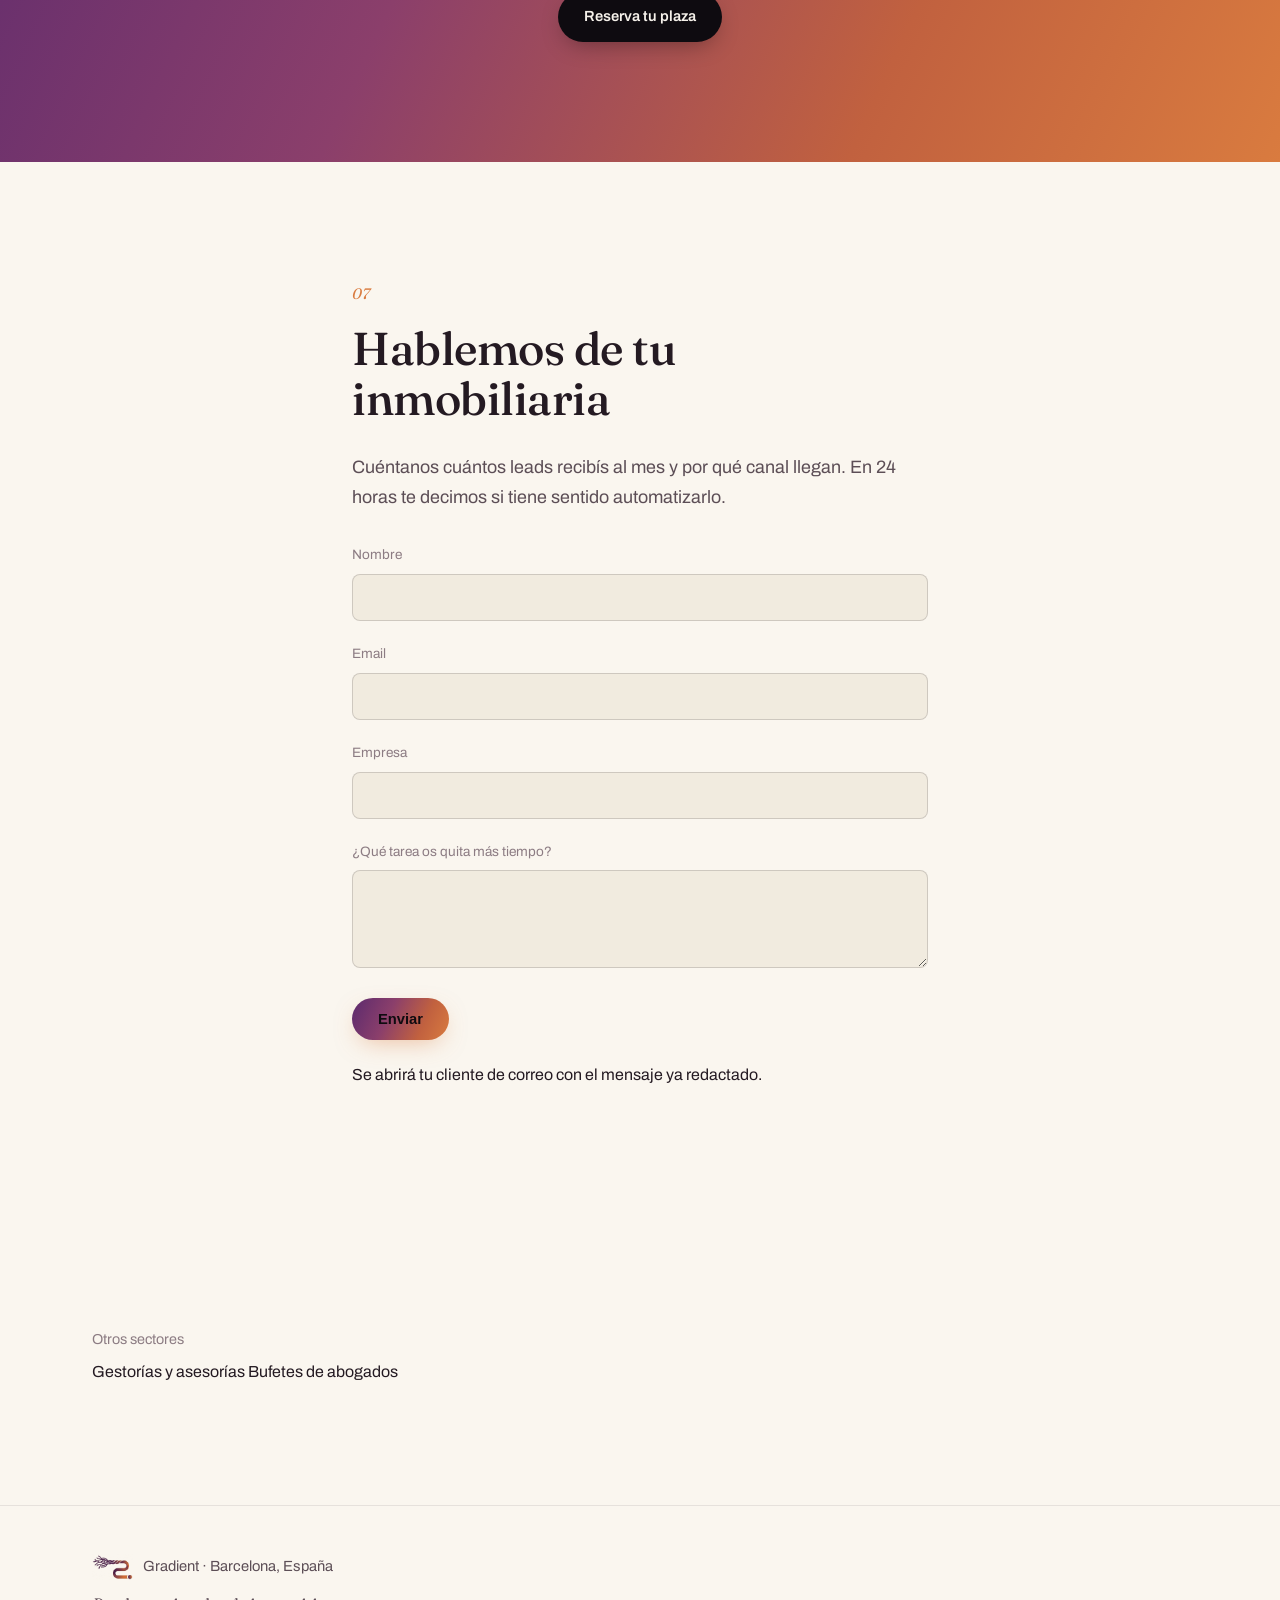
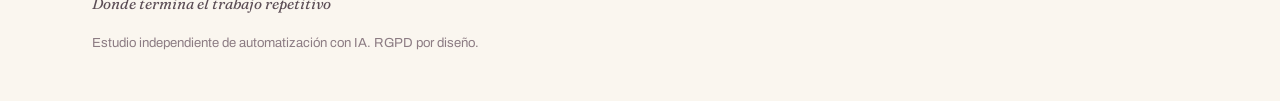
<file: inmobiliarias.html>
<!DOCTYPE html>
<html lang="es">
<head>
<meta charset="UTF-8">
<meta name="viewport" content="width=device-width, initial-scale=1.0">
<title>Automatización con IA para inmobiliarias en Barcelona | Gradient</title>
<meta name="description" content="Cualifica leads automáticamente por presupuesto, zona y plazos, y haz seguimiento de los que se enfrían. Integrado con tu calendario de visitas. Precio fijo.">
<link rel="canonical" href="https://gradient-website-steel.vercel.app/inmobiliarias">
<link rel="preconnect" href="https://fonts.googleapis.com">
<link rel="preconnect" href="https://fonts.gstatic.com" crossorigin>
<link href="https://fonts.googleapis.com/css2?family=Fraunces:ital,opsz,wght@0,9..144,300;0,9..144,400;0,9..144,500;0,9..144,600;1,9..144,400;1,9..144,500&family=Archivo:wght@400;500;600;700&display=swap" rel="stylesheet">
<link rel="stylesheet" href="css/style.css">
<link rel="icon" type="image/png" sizes="32x32" href="assets/favicon-32.png">
<link rel="apple-touch-icon" sizes="180x180" href="assets/apple-touch-icon.png">
<link rel="icon" type="image/png" sizes="512x512" href="assets/icon-512.png">
<script type="application/ld+json">
{
  "@context": "https://schema.org",
  "@type": "FAQPage",
  "mainEntity": [
    {
      "@type": "Question",
      "name": "¿Se integra con los portales inmobiliarios que ya uso?",
      "acceptedAnswer": {
        "@type": "Answer",
        "text": "Se adapta al canal por el que os llegan los leads hoy, ya sea portal, WhatsApp o formulario web."
      }
    },
    {
      "@type": "Question",
      "name": "¿Qué pasa con los leads que no cualifican?",
      "acceptedAnswer": {
        "@type": "Answer",
        "text": "Quedan registrados igualmente, no se descartan sin más: siempre es información útil para el equipo comercial."
      }
    },
    {
      "@type": "Question",
      "name": "¿Cuánto tarda en estar funcionando?",
      "acceptedAnswer": {
        "@type": "Answer",
        "text": "El primer piloto suele estar operativo en 2-3 semanas desde el diagnóstico inicial."
      }
    }
  ]
}
</script>
</head>
<body>

<div class="grain"></div>

<header class="site-header">
  <div class="wrap header-inner">
    <a href="index.html" class="logo" aria-label="Gradient">
      <img src="assets/logo-mark.png" alt="" class="logo-mark-img">
      <span class="logo-text">
        <span class="logo-word">Gradient</span>
        <span class="logo-tagline">Donde termina el trabajo repetitivo</span>
      </span>
    </a>
    <nav class="main-nav">
      <a href="index.html#sectores">Sectores</a>
      <a href="index.html#como">Cómo funciona</a>
      <a href="index.html#testimonios">Testimonios</a>
      <a href="index.html#precios">Precios</a>
      <a href="#contacto">Contacto</a>
    </nav>
    <div class="header-actions">
      <a href="#contacto" class="btn btn-small">Auditoría gratuita</a>
    </div>
  </div>
</header>

<main id="top">

  <section class="hero">
    <div class="hero-visual" aria-hidden="true">
      <div class="mesh"></div>
    </div>
    <div class="wrap hero-inner">
      <p class="breadcrumb"><a href="index.html">Inicio</a> / Inmobiliarias</p>
      <p class="eyebrow">Automatización para inmobiliarias</p>
      <h1>El lead no se enfría mientras tú enseñas otro piso.</h1>
      <p class="hero-sub">Gradient construye un agente que cualifica cada lead entrante por presupuesto, zona y plazos, y hace seguimiento automático de los que no responden a la primera, para que no se pierda ni un contacto por falta de tiempo.</p>
      <div class="hero-ctas">
        <a href="#contacto" class="btn btn-primary">Solicita tu auditoría gratuita</a>
        <a href="index.html#precios" class="btn btn-ghost">Ver precios &rarr;</a>
      </div>
    </div>
  </section>

  <section class="problem">
    <div class="wrap">
      <span class="section-num">01</span>
      <h2>El contacto que no vuelve a escribir</h2>
      <p class="lede">Los leads llegan por portal inmobiliario, WhatsApp o formulario web a cualquier hora del día. Si tardas dos horas en responder, ya está hablando con otra agencia. Y el seguimiento manual de los que se enfrían, los que piden tiempo para pensarlo, compite siempre con las visitas y las gestiones del día a día, hasta que simplemente se abandona.</p>
      <div class="stat-row">
        <div class="stat">
          <span class="stat-num">20&ndash;40</span>
          <span class="stat-label">horas/mes recuperables en una oficina de 4-10 personas</span>
        </div>
        <div class="stat">
          <span class="stat-num">0</span>
          <span class="stat-label">de esas horas requiere criterio humano</span>
        </div>
        <div class="stat">
          <span class="stat-num">2&ndash;3</span>
          <span class="stat-label">semanas para tener el primer piloto funcionando</span>
        </div>
      </div>
    </div>
  </section>

  <section class="method">
    <div class="wrap">
      <span class="section-num">02</span>
      <h2>Cómo funciona para tu inmobiliaria</h2>
      <div class="method-steps">
        <div class="step">
          <span class="step-num">1</span>
          <h3>Recepción del lead</h3>
          <p>Llega por portal inmobiliario, WhatsApp o formulario web. El agente responde en minutos, no en horas.</p>
        </div>
        <div class="step">
          <span class="step-num">2</span>
          <h3>Cualificación</h3>
          <p>Pregunta presupuesto, zona, plazos y tipo de propiedad, y registra las respuestas de forma estructurada.</p>
        </div>
        <div class="step">
          <span class="step-num">3</span>
          <h3>Seguimiento programado</h3>
          <p>Los leads que no cierran a la primera entran en una secuencia de seguimiento, sin que nadie tenga que acordarse.</p>
        </div>
        <div class="step">
          <span class="step-num">4</span>
          <h3>Cita agendada</h3>
          <p>Cuando el lead está listo, la visita se agenda directamente en tu calendario, sin ida y vuelta de mensajes.</p>
        </div>
      </div>
    </div>
  </section>

  <section class="why">
    <div class="wrap why-inner">
      <span class="section-num">03</span>
      <h2>Integrado con tu calendario de visitas</h2>
      <p class="lede">El agente no vive aislado de tu operativa diaria: se conecta al calendario que ya usas para agendar visitas directamente. Trabajamos con datos personales de tus clientes potenciales, así que el cumplimiento RGPD está integrado desde el diseño, no es un trámite posterior.</p>
    </div>
  </section>

  <section class="case-study-section">
    <div class="wrap">
      <span class="section-num">04</span>
      <h2>Caso real</h2>
      <div class="case-study">
        <p class="case-study-kicker">Inmobiliaria &middot; Paquete Momentum</p>
        <h3>Cómo el equipo de Damodar dejó de perder el fin de semana</h3>
        <p class="case-study-quote">El agente resuelve el 90% del contacto inicial. Mi equipo solo entra cuando hay que agendar una visita. Sinceramente, no me imagino volver a responder cada aviso a mano.</p>
        <div class="case-study-stats">
          <div class="case-study-stat"><strong>15&ndash;20h &rarr; &lt;2h</strong><span>por semana en consultas iniciales del portal</span></div>
          <div class="case-study-stat"><strong>350&ndash;450</strong><span>consultas gestionadas al mes en todos los anuncios</span></div>
          <div class="case-study-stat"><strong>6 meses</strong><span>en producción, sin leads perdidos en fin de semana ni de madrugada</span></div>
        </div>
        <p class="case-study-name">&mdash; Damodar, Paquete Momentum: web + agente a medida</p>
      </div>
    </div>
  </section>

  <section class="pricing">
    <div class="wrap">
      <span class="section-num">05</span>
      <h2>Precio fijo, sin sorpresas</h2>
      <p class="lede pricing-subtitle">Muchas inmobiliarias empiezan con el paquete Momentum: web más un agente a medida centrado en la cualificación y el seguimiento de leads. Si ya tenéis web, hay una versión solo de agentes más económica.</p>
      <a href="index.html#precios" class="btn btn-ghost">Ver los tres paquetes y el precio exacto &rarr;</a>
    </div>
  </section>

  <section class="testimonials">
    <div class="wrap">
      <span class="section-num">06</span>
      <h2>Preguntas frecuentes</h2>
      <div class="faq-list">
        <div class="faq-item">
          <h3>¿Se integra con los portales inmobiliarios que ya uso?</h3>
          <p>Se adapta al canal por el que os llegan los leads hoy, ya sea portal, WhatsApp o formulario web.</p>
        </div>
        <div class="faq-item">
          <h3>¿Qué pasa con los leads que no cualifican?</h3>
          <p>Quedan registrados igualmente, no se descartan sin más: siempre es información útil para el equipo comercial.</p>
        </div>
        <div class="faq-item">
          <h3>¿Cuánto tarda en estar funcionando?</h3>
          <p>El primer piloto suele estar operativo en 2-3 semanas desde el diagnóstico inicial.</p>
        </div>
      </div>
    </div>
  </section>

  <section class="founding">
    <div class="wrap founding-inner">
      <h2>Plazas limitadas mientras construimos nuestro portfolio</h2>
      <p>Gradient trabaja con un número reducido de despachos a la vez para dar seguimiento cercano a cada proyecto. Los precios son los mismos para todos: sin descuentos ocultos, sin sorpresas.</p>
      <a href="#contacto" class="btn btn-primary">Reserva tu plaza</a>
    </div>
  </section>

  <section class="contact" id="contacto">
    <div class="wrap contact-inner">
      <span class="section-num">07</span>
      <h2>Hablemos de tu inmobiliaria</h2>
      <p class="lede">Cuéntanos cuántos leads recibís al mes y por qué canal llegan. En 24 horas te decimos si tiene sentido automatizarlo.</p>
      <form class="contact-form" id="contactForm">
        <div class="form-row">
          <label for="name">Nombre</label>
          <input type="text" id="name" name="name" required>
        </div>
        <div class="form-row">
          <label for="email">Email</label>
          <input type="email" id="email" name="email" required>
        </div>
        <div class="form-row">
          <label for="company">Empresa</label>
          <input type="text" id="company" name="company">
        </div>
        <div class="form-row">
          <label for="message">¿Qué tarea os quita más tiempo?</label>
          <textarea id="message" name="message" rows="4" required></textarea>
        </div>
        <button type="submit" class="btn btn-primary">Enviar</button>
        <p class="form-note">Se abrirá tu cliente de correo con el mensaje ya redactado.</p>
      </form>
    </div>
  </section>

  <section>
    <div class="wrap">
      <p style="color:var(--ink-2);font-size:0.9rem;margin-bottom:8px;">Otros sectores</p>
      <div class="related-sectors">
        <a href="gestorias.html">Gestorías y asesorías</a>
        <a href="bufetes.html">Bufetes de abogados</a>
      </div>
    </div>
  </section>

</main>

<footer class="site-footer">
  <div class="wrap footer-inner">
    <div class="footer-brand">
      <img src="assets/logo-mark.png" alt="" class="logo-mark-img small">
      <span>Gradient · Barcelona, España</span>
    </div>
    <p class="footer-tagline2">Donde termina el trabajo repetitivo</p>
    <p class="footer-legal">Estudio independiente de automatización con IA. RGPD por diseño.</p>
  </div>
</footer>

<script src="js/main.js"></script>
</body>
</html>
</file>
<file: css/style.css>
/* ========================================================
   GRADIENT: brand stylesheet
   Palette: warm ink canvas + aubergine→copper signature gradient
   Type: Fraunces (display) / Archivo (body & UI)
   ======================================================== */

:root{
  /* canvas */
  --bg-0: #FAF6EF;         /* paper-white base */
  --bg-1: #F1EBDF;         /* panel */
  --bg-2: #E7DECD;         /* raised panel */
  --line: rgba(30,20,25,0.09);
  --line-strong: rgba(30,20,25,0.16);

  /* text */
  --ink-0: #241A22;        /* near-black warm ink, primary text */
  --ink-1: #5C4E56;        /* secondary */
  --ink-2: #8C7C83;        /* muted */

  /* signature gradient: aubergine -> copper */
  --g-1: #5B2A6E;
  --g-2: #8B3F6B;
  --g-3: #C1613F;
  --g-4: #D97B3F;
  --gradient-signature: linear-gradient(115deg, var(--g-1) 0%, var(--g-2) 38%, var(--g-3) 72%, var(--g-4) 100%);
  --gradient-soft: linear-gradient(115deg, rgba(91,42,110,0.35) 0%, rgba(139,63,107,0.28) 40%, rgba(217,123,63,0.22) 100%);

  --radius-s: 8px;
  --radius-m: 14px;
  --radius-l: 24px;

  --maxw: 1160px;
}

*{ box-sizing:border-box; }
html{ scroll-behavior:smooth; }

body{
  margin:0;
  background:var(--bg-0);
  color:var(--ink-0);
  font-family:'Archivo', sans-serif;
  font-size:16px;
  line-height:1.6;
  -webkit-font-smoothing:antialiased;
  overflow-x:hidden;
}

h1,h2,h3{
  font-family:'Fraunces', serif;
  font-weight:500;
  letter-spacing:-0.01em;
  line-height:1.08;
  margin:0;
  color:var(--ink-0);
}

p{ margin:0; }

a{ color:inherit; text-decoration:none; }

.wrap{
  max-width:var(--maxw);
  margin:0 auto;
  padding:0 32px;
}

/* film grain overlay */
.grain{
  position:fixed;
  inset:0;
  pointer-events:none;
  z-index:999;
  opacity:0.05;
  mix-blend-mode:multiply;
  background-image:url("data:image/svg+xml,%3Csvg xmlns='http://www.w3.org/2000/svg' width='120' height='120'%3E%3Cfilter id='n'%3E%3CfeTurbulence type='fractalNoise' baseFrequency='0.9' numOctaves='2' stitchTiles='stitch'/%3E%3C/filter%3E%3Crect width='100%25' height='100%25' filter='url(%23n)'/%3E%3C/svg%3E");
}

/* ---------------- HEADER ---------------- */
.site-header{
  position:sticky;
  top:0;
  z-index:100;
  background:rgba(250,246,239,0.82);
  backdrop-filter:blur(14px) saturate(140%);
  border-bottom:1px solid var(--line);
}
.header-inner{
  display:flex;
  align-items:center;
  justify-content:space-between;
  height:84px;
}
.logo{
  display:flex;
  align-items:center;
  gap:10px;
  font-family:'Fraunces', serif;
  font-size:1.15rem;
  font-weight:500;
}
.logo-mark-img{
  height:38px;
  width:auto;
  display:block;
}
.logo-mark-img.small{ height:26px; }
.logo-text{ display:flex; flex-direction:column; line-height:1.15; }
.logo-word{ letter-spacing:-0.01em; }
.logo-tagline{
  font-family:'Fraunces', serif;
  font-style:italic;
  font-weight:400;
  font-size:0.62rem;
  letter-spacing:0.01em;
  color:var(--ink-2);
  white-space:nowrap;
}

.main-nav{
  display:flex;
  gap:36px;
}
.main-nav a{
  font-size:0.92rem;
  color:var(--ink-1);
  transition:color .2s ease;
  position:relative;
}
.main-nav a:hover{ color:var(--ink-0); }

.header-actions{
  display:flex;
  align-items:center;
  gap:20px;
}

.lang-toggle{
  display:flex;
  align-items:center;
  gap:6px;
  background:none;
  border:1px solid var(--line-strong);
  border-radius:999px;
  padding:6px 12px;
  font-family:'Archivo', sans-serif;
  font-size:0.78rem;
  letter-spacing:0.04em;
  color:var(--ink-2);
  cursor:pointer;
}
.lang-opt{ padding:2px 4px; transition:color .2s ease; }
.lang-opt.is-active{ color:var(--ink-0); font-weight:700; }
.lang-divider{ color:var(--ink-2); opacity:0.5; }

.btn{
  display:inline-flex;
  align-items:center;
  justify-content:center;
  padding:13px 26px;
  border-radius:999px;
  font-size:0.92rem;
  font-weight:600;
  cursor:pointer;
  border:none;
  transition:transform .25s cubic-bezier(.2,.8,.2,1), box-shadow .25s ease, opacity .2s ease;
  white-space:nowrap;
}
.btn-small{ padding:10px 20px; font-size:0.82rem; }
.btn-primary{
  background:var(--gradient-signature);
  color:#0E0B10;
  box-shadow:0 8px 24px -8px rgba(217,123,63,0.5);
}
.btn-primary:hover{ transform:translateY(-2px); box-shadow:0 12px 30px -8px rgba(217,123,63,0.65); }
.btn-ghost{
  background:transparent;
  color:var(--ink-0);
  border:1px solid var(--line-strong);
}
.btn-ghost:hover{ border-color:var(--ink-1); transform:translateY(-2px); }

/* ---------------- HERO ---------------- */
.hero{
  position:relative;
  padding:150px 0 130px;
  overflow:hidden;
}
.hero-visual{
  position:absolute;
  inset:-20% -10% auto -10%;
  height:900px;
  z-index:0;
}
.mesh{
  position:absolute;
  inset:0;
  background:
    radial-gradient(circle at 18% 30%, rgba(91,42,110,0.30), transparent 42%),
    radial-gradient(circle at 78% 18%, rgba(217,123,63,0.26), transparent 45%),
    radial-gradient(circle at 55% 65%, rgba(139,63,107,0.22), transparent 50%);
  filter:blur(60px);
  animation:drift 22s ease-in-out infinite alternate;
}
@keyframes drift{
  0%{ transform:translate(0,0) scale(1); }
  100%{ transform:translate(-3%,2%) scale(1.06); }
}
.hero-inner{
  position:relative;
  z-index:1;
  max-width:820px;
}
.eyebrow{
  font-size:0.82rem;
  letter-spacing:0.12em;
  text-transform:uppercase;
  color:var(--g-4);
  margin-bottom:22px;
  font-weight:600;
  opacity:0;
  animation:reveal .7s ease forwards;
}
.hero h1{
  font-size:clamp(2.6rem, 5.4vw, 4.4rem);
  margin-bottom:26px;
  opacity:0;
  animation:reveal .8s ease forwards .1s;
}
.hero-sub{
  font-size:1.18rem;
  color:var(--ink-1);
  max-width:600px;
  margin-bottom:42px;
  opacity:0;
  animation:reveal .8s ease forwards .22s;
}
.hero-ctas{
  display:flex;
  gap:16px;
  flex-wrap:wrap;
  opacity:0;
  animation:reveal .8s ease forwards .34s;
}
@keyframes reveal{
  from{ opacity:0; transform:translateY(16px); }
  to{ opacity:1; transform:translateY(0); }
}

/* ---------------- SECTION SCAFFOLDING ---------------- */
section{ padding:120px 0; position:relative; }
.section-num{
  display:block;
  font-family:'Fraunces', serif;
  font-style:italic;
  font-size:0.95rem;
  color:var(--g-4);
  margin-bottom:18px;
}
section h2{
  font-size:clamp(2rem, 3.6vw, 2.9rem);
  max-width:680px;
  margin-bottom:28px;
}
.lede{
  font-size:1.12rem;
  color:var(--ink-1);
  max-width:720px;
  line-height:1.7;
}

/* problem */
.problem{ background:var(--bg-1); border-top:1px solid var(--line); border-bottom:1px solid var(--line); }
.stat-row{
  display:grid;
  grid-template-columns:repeat(3, 1fr);
  gap:40px;
  margin-top:64px;
}
.stat{ border-left:1px solid var(--line-strong); padding-left:24px; }
.stat-num{
  display:block;
  font-family:'Fraunces', serif;
  font-size:3rem;
  background:var(--gradient-signature);
  -webkit-background-clip:text;
  background-clip:text;
  color:transparent;
  margin-bottom:10px;
}
.stat-label{ font-size:0.92rem; color:var(--ink-2); line-height:1.5; }

/* sectors */
.sector-grid{
  display:grid;
  grid-template-columns:repeat(3, 1fr);
  gap:24px;
  margin-top:56px;
}
.sector-card{
  background:var(--bg-1);
  border:1px solid var(--line);
  border-radius:var(--radius-l);
  padding:38px 32px;
  transition:border-color .3s ease, transform .3s ease;
}
.sector-card:hover{ border-color:var(--line-strong); transform:translateY(-6px); }
.sector-icon{
  display:inline-flex;
  width:46px; height:46px;
  align-items:center; justify-content:center;
  border-radius:50%;
  background:var(--gradient-soft);
  font-size:1.3rem;
  margin-bottom:22px;
}
.sector-card h3{ font-size:1.35rem; margin-bottom:14px; }
.sector-card p{ color:var(--ink-1); font-size:0.98rem; line-height:1.65; margin-bottom:20px; }
.sector-tag{
  display:inline-block;
  font-size:0.76rem;
  letter-spacing:0.03em;
  color:var(--g-4);
  border-top:1px solid var(--line);
  padding-top:16px;
  width:100%;
}

/* methodology */
.method{ background:var(--bg-0); }
.method-steps{
  display:grid;
  grid-template-columns:repeat(4, 1fr);
  gap:28px;
  margin-top:56px;
}
.step{ position:relative; padding-top:8px; }
.step-num{
  display:block;
  font-family:'Fraunces', serif;
  font-style:italic;
  font-size:2.6rem;
  color:transparent;
  -webkit-text-stroke:1px var(--line-strong);
  margin-bottom:18px;
}
.step h3{ font-size:1.15rem; margin-bottom:10px; }
.step p{ font-size:0.92rem; color:var(--ink-2); line-height:1.6; }

/* why */
.why{
  background:var(--bg-1);
  border-top:1px solid var(--line);
  border-bottom:1px solid var(--line);
}
.why-inner{ max-width:820px; }

/* proof (replaces testimonials in the same slot) */
.proof{ background:var(--bg-0); }
.proof-grid{
  display:grid;
  grid-template-columns:repeat(3, 1fr);
  gap:24px;
  margin-top:56px;
  align-items:stretch;
}
.proof-item{
  background:var(--bg-1);
  border:1px solid var(--line);
  border-radius:var(--radius-l);
  padding:32px 30px;
  display:flex;
  flex-direction:column;
  transition:border-color .3s ease, transform .3s ease;
}
.proof-item:hover{ border-color:var(--line-strong); transform:translateY(-6px); }
.proof-item h3{
  font-size:1.15rem;
  margin-bottom:16px;
}
.proof-item p{
  color:var(--ink-1);
  font-size:0.96rem;
  line-height:1.65;
}
.proof-video h3{ margin-bottom:20px; }
.video-embed{
  position:relative;
  width:100%;
  aspect-ratio:16 / 9;
  background:var(--bg-2);
  border:1px solid var(--line-strong);
  border-radius:var(--radius-m);
  overflow:hidden;
  margin-bottom:16px;
}
.video-embed iframe,
.video-embed video{
  position:absolute;
  inset:0;
  width:100%;
  height:100%;
  border:0;
}
.video-placeholder{
  position:absolute;
  inset:0;
  display:flex;
  align-items:center;
  justify-content:center;
  font-family:'Fraunces', serif;
  font-style:italic;
  font-size:1rem;
  color:var(--ink-2);
  background:var(--gradient-soft);
}
.proof-caption{
  font-size:0.86rem;
  color:var(--ink-2);
  font-style:italic;
}
.repo-link{
  display:inline-flex;
  align-items:center;
  gap:10px;
  margin-top:auto;
  padding:14px 18px;
  border:1px solid var(--line-strong);
  border-radius:999px;
  background:var(--bg-0);
  font-size:0.9rem;
  font-weight:600;
  color:var(--ink-0);
  transition:border-color .25s ease, transform .25s ease, background .25s ease;
  align-self:flex-start;
}
.repo-link:hover,
.repo-link:focus-visible{
  border-color:var(--g-4);
  transform:translateY(-2px);
  background:var(--bg-1);
}
.repo-icon{ font-size:1rem; }
.repo-arrow{ color:var(--g-4); }
.proof-portfolio p{ color:var(--ink-1); }

/* pricing */
.pricing-grid{
  display:grid;
  grid-template-columns:repeat(3, 1fr);
  gap:24px;
  margin-top:56px;
  align-items:stretch;
}
.price-card{
  background:var(--bg-1);
  border:1px solid var(--line);
  border-radius:var(--radius-l);
  padding:40px 32px;
  position:relative;
  display:flex;
  flex-direction:column;
}
.price-card.is-featured{
  background:var(--bg-2);
  border-color:var(--g-4);
  box-shadow:0 20px 50px -20px rgba(217,123,63,0.35);
}
.price-badge{
  position:absolute;
  top:-13px; left:32px;
  background:var(--gradient-signature);
  color:#0E0B10;
  font-size:0.72rem;
  font-weight:700;
  letter-spacing:0.04em;
  padding:5px 14px;
  border-radius:999px;
}
.price-card h3{ font-size:1.15rem; font-weight:500; color:var(--ink-1); margin-bottom:18px; }
.price-tier-name{ font-family:'Fraunces', serif; font-style:italic; }
.price-amount{ font-family:'Fraunces', serif; font-size:2.4rem; margin-bottom:6px; }
.price-period{ font-size:1rem; color:var(--ink-2); }
.price-note{ font-size:0.82rem; color:var(--g-4); margin-bottom:24px; }
.price-card p:last-of-type{ color:var(--ink-1); font-size:0.95rem; line-height:1.65; margin-top:auto; }
.pricing-subtitle{ margin-top:-8px; margin-bottom:8px; }
.retainer-strip{
  display:flex;
  align-items:baseline;
  flex-wrap:wrap;
  gap:16px;
  margin-top:32px;
  padding:24px 28px;
  background:var(--bg-1);
  border:1px solid var(--line);
  border-radius:var(--radius-m);
}
.retainer-name{
  font-family:'Fraunces', serif;
  font-style:italic;
  font-size:1.2rem;
  color:var(--ink-0);
}
.retainer-price{ font-family:'Fraunces', serif; font-size:1.4rem; color:var(--g-4); }
.retainer-desc{ font-size:0.92rem; color:var(--ink-1); flex:1 1 260px; }
.pricing-footnote{
  margin-top:24px;
  font-size:0.88rem;
  color:var(--ink-2);
  font-style:italic;
}

/* founding */
.founding{
  background:var(--gradient-signature);
  text-align:center;
}
.founding-inner{ max-width:680px; margin:0 auto; }
.founding h2{ color:#0E0B10; margin:0 auto 20px; }
.founding p{ color:rgba(14,11,16,0.78); font-size:1.05rem; line-height:1.7; margin-bottom:36px; }
.founding .btn-primary{ background:#0E0B10; color:#F5F1EA; box-shadow:0 8px 24px -8px rgba(0,0,0,0.4); }
.founding .btn-primary:hover{ box-shadow:0 12px 30px -8px rgba(0,0,0,0.5); }

/* contact */
.contact-inner{ max-width:640px; }
.contact-actions{
  margin-top:32px;
  display:flex;
  align-items:center;
  gap:16px;
  flex-wrap:wrap;
}
.contact-actions-or{
  font-family:'Fraunces', serif;
  font-style:italic;
  font-size:0.95rem;
  color:var(--ink-2);
}
.contact-form{ margin-top:32px; display:flex; flex-direction:column; gap:22px; }
.form-row{ display:flex; flex-direction:column; gap:8px; }
.form-row label{ font-size:0.85rem; color:var(--ink-2); }
.form-row input, .form-row textarea{
  background:var(--bg-1);
  border:1px solid var(--line-strong);
  border-radius:var(--radius-s);
  padding:14px 16px;
  color:var(--ink-0);
  font-family:'Archivo', sans-serif;
  font-size:0.98rem;
  resize:vertical;
}
.form-row input:focus, .form-row textarea:focus{
  outline:none;
  border-color:var(--g-4);
  box-shadow:0 0 0 3px rgba(217,123,63,0.18);
}
.contact-form .btn{ align-self:flex-start; margin-top:8px; }

/* honeypot: hidden from users, still submittable by bots */
.hp-field{
  position:absolute !important;
  left:-9999px !important;
  width:1px !important;
  height:1px !important;
  overflow:hidden !important;
}

.form-consent{
  display:flex;
  align-items:flex-start;
  gap:10px;
  font-size:0.88rem;
  color:var(--ink-1);
  line-height:1.5;
}
.form-consent input[type="checkbox"]{
  margin-top:3px;
  width:16px;
  height:16px;
  accent-color:var(--g-3);
  flex:0 0 auto;
}
.form-consent a{ color:var(--g-3); text-decoration:underline; }
.form-consent a:hover{ color:var(--g-4); }

.form-status{
  font-size:0.9rem;
  padding:12px 14px;
  border-radius:var(--radius-s);
  min-height:1px;
  display:none;
}
.form-status.is-pending,
.form-status.is-ok,
.form-status.is-error{ display:block; }
.form-status.is-pending{
  background:var(--bg-1);
  border:1px solid var(--line-strong);
  color:var(--ink-1);
}
.form-status.is-ok{
  background:rgba(91,42,110,0.08);
  border:1px solid rgba(91,42,110,0.35);
  color:var(--g-1);
}
.form-status.is-error{
  background:rgba(193,97,63,0.10);
  border:1px solid rgba(193,97,63,0.45);
  color:#7A3712;
}

.contact-data-note{
  margin-top:24px;
  font-size:0.85rem;
  color:var(--ink-2);
  line-height:1.55;
}
.contact-data-note a{ color:var(--g-3); text-decoration:underline; }
.contact-data-note a:hover{ color:var(--g-4); }

/* footer */
.site-footer{ border-top:1px solid var(--line); padding:48px 0; }
.footer-inner{ display:flex; align-items:center; justify-content:space-between; flex-wrap:wrap; gap:16px; }
.footer-brand{ display:flex; align-items:center; gap:10px; font-size:0.92rem; color:var(--ink-1); }
.footer-tagline2{ width:100%; font-family:'Fraunces', serif; font-style:italic; font-size:0.95rem; color:var(--ink-1); margin:-4px 0 0; }
.footer-legal{ font-size:0.82rem; color:var(--ink-2); }
.footer-legal-links{
  width:100%;
  display:flex;
  flex-wrap:wrap;
  gap:22px;
  padding-top:20px;
  border-top:1px solid var(--line);
  margin-top:8px;
}
.footer-legal-links a{
  font-size:0.82rem;
  color:var(--ink-2);
  transition:color .2s ease;
}
.footer-legal-links a:hover,
.footer-legal-links a:focus-visible{ color:var(--ink-0); }

/* reveal-on-scroll */
[data-reveal]{ opacity:0; transform:translateY(24px); transition:opacity .7s ease, transform .7s ease; }
[data-reveal].is-visible{ opacity:1; transform:translateY(0); }

/* accessibility: skip link + focus rings */
.skip-link{
  position:absolute;
  left:-9999px;
  top:0;
  z-index:1000;
  background:var(--ink-0);
  color:var(--bg-0);
  padding:10px 16px;
  border-radius:0 0 var(--radius-s) 0;
  font-size:0.88rem;
  font-weight:600;
}
.skip-link:focus{ left:0; }
a:focus-visible,
button:focus-visible,
input:focus-visible,
textarea:focus-visible{
  outline:2px solid var(--g-4);
  outline-offset:2px;
  border-radius:4px;
}
.main-nav a:focus-visible,
.footer-legal-links a:focus-visible{ outline-offset:4px; }

/* legal / content page layout */
.page{ padding:120px 0 100px; }
.page-inner{ max-width:760px; }
.page .eyebrow{ animation:none; opacity:1; margin-bottom:14px; }
.page h1{
  font-family:'Fraunces', serif;
  font-weight:500;
  font-size:clamp(2rem, 4vw, 2.8rem);
  margin-bottom:18px;
}
.page .updated{
  font-size:0.85rem;
  color:var(--ink-2);
  margin-bottom:48px;
}
.page h2{
  font-size:1.5rem;
  margin:56px 0 16px;
  max-width:none;
}
.page h3{
  font-family:'Fraunces', serif;
  font-weight:500;
  font-size:1.15rem;
  margin:32px 0 10px;
}
.page p, .page li{
  color:var(--ink-1);
  font-size:1rem;
  line-height:1.7;
}
.page p{ margin:0 0 16px; }
.page ul, .page ol{
  padding-left:22px;
  margin:0 0 20px;
}
.page li{ margin-bottom:8px; }
.page a{ color:var(--g-3); text-decoration:underline; }
.page a:hover{ color:var(--g-4); }
.page table{
  width:100%;
  border-collapse:collapse;
  margin:16px 0 28px;
  font-size:0.92rem;
}
.page th, .page td{
  border:1px solid var(--line-strong);
  padding:10px 12px;
  text-align:left;
  vertical-align:top;
  color:var(--ink-1);
}
.page th{
  background:var(--bg-1);
  font-weight:600;
  color:var(--ink-0);
}
.todo-note{
  background:var(--bg-1);
  border:1px dashed var(--line-strong);
  border-radius:var(--radius-s);
  padding:14px 18px;
  font-size:0.88rem;
  color:var(--ink-2);
  margin:12px 0 28px;
}

/* ---------------- RESPONSIVE ---------------- */
@media (max-width:900px){
  .main-nav{ display:none; }
  .sector-grid, .pricing-grid, .proof-grid{ grid-template-columns:1fr; }
  .method-steps{ grid-template-columns:repeat(2, 1fr); }
  .stat-row{ grid-template-columns:1fr; gap:28px; }
  .hero{ padding:120px 0 90px; }
  section{ padding:90px 0; }
  .footer-inner{ flex-direction:column; align-items:flex-start; }
}
@media (max-width:520px){
  .wrap{ padding:0 20px; }
  .method-steps{ grid-template-columns:1fr; }
  .header-actions .btn-small{ display:none; }
  .hero-ctas .btn{ width:100%; text-align:center; }
  .contact-actions .btn{ width:100%; text-align:center; }
  .footer-legal-links{ gap:14px 22px; }
}
</file>
